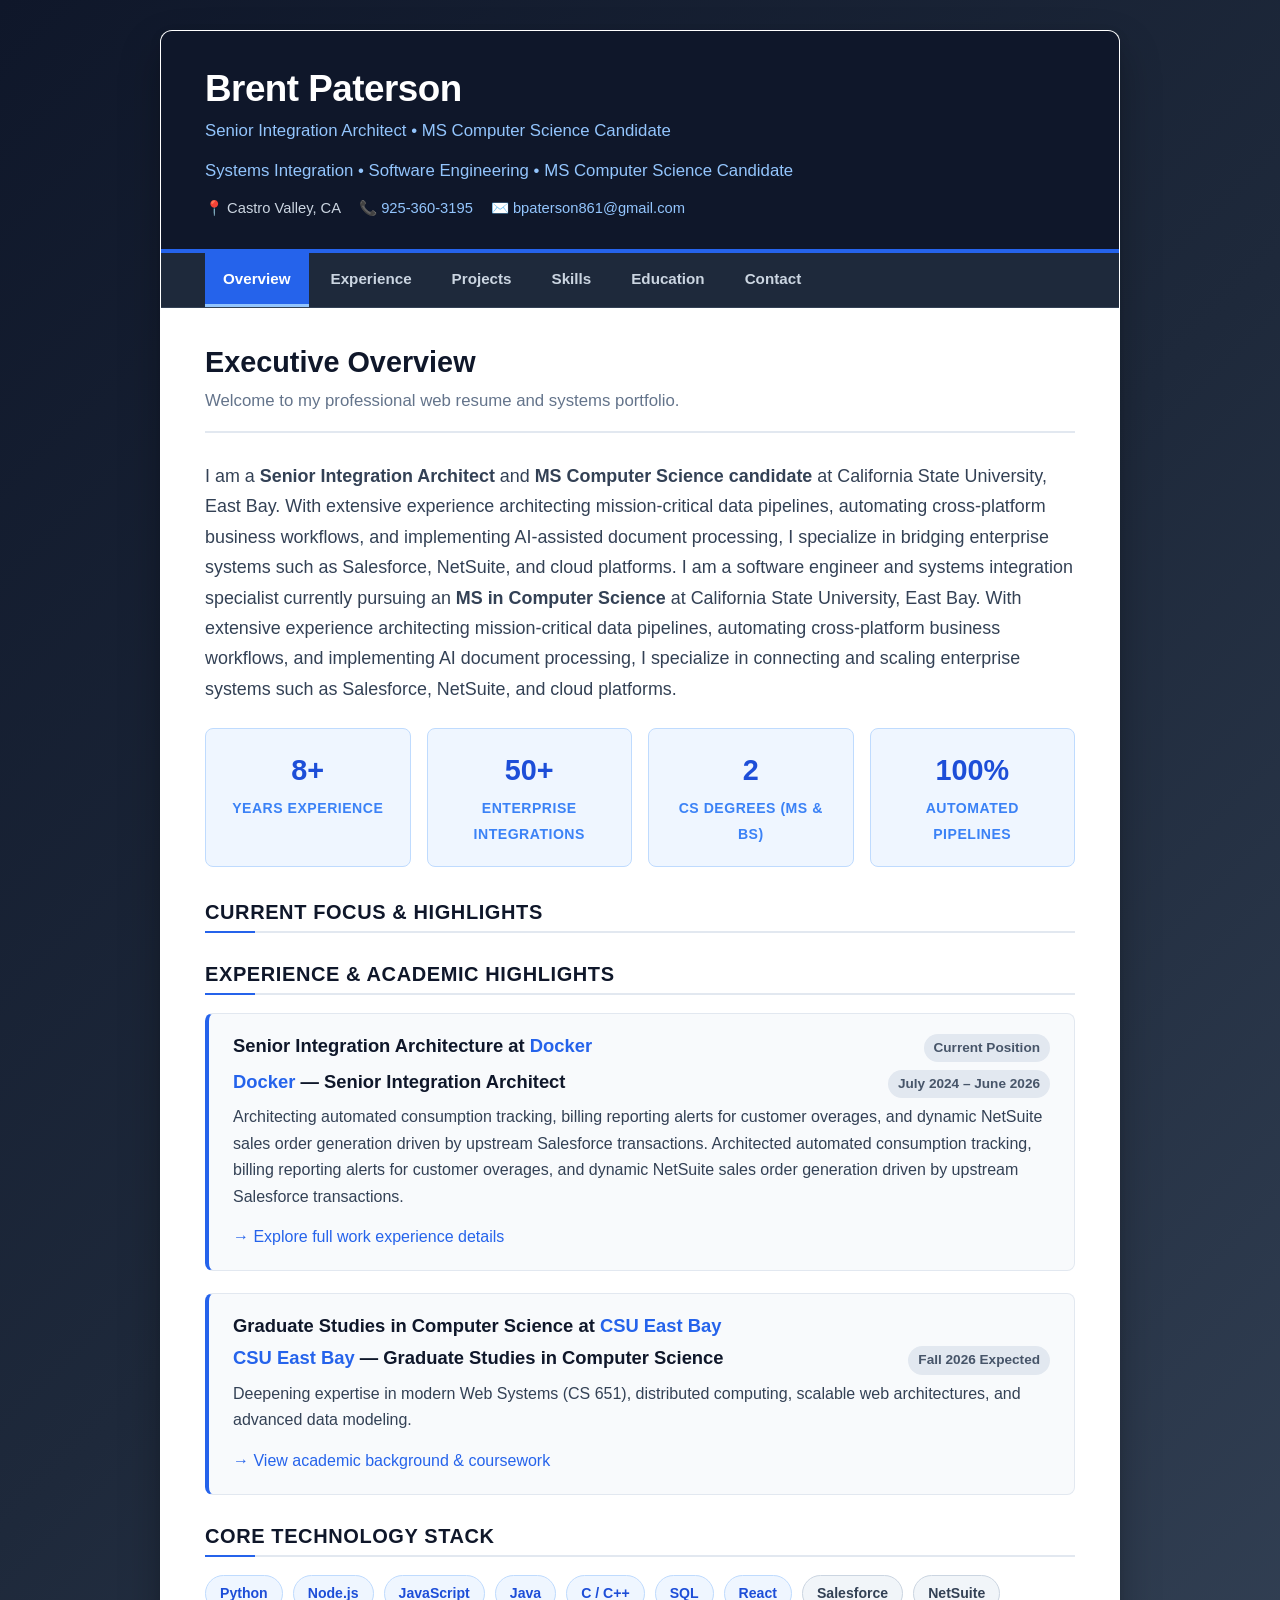
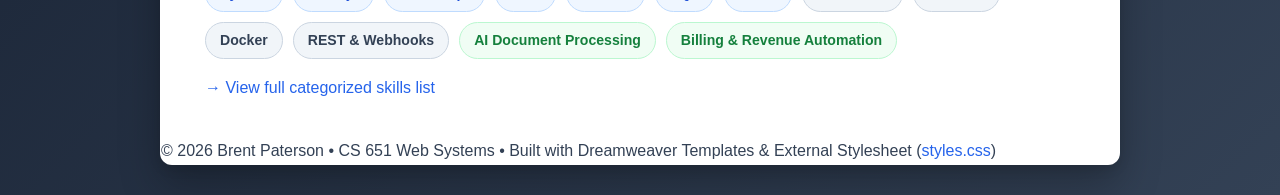
<file: index.html>
<!DOCTYPE html>
<html lang="en">
<!-- InstanceBegin template="/Templates/resume-template.dwt" codeOutsideHTMLIsLocked="false" -->
<head>
  <meta charset="UTF-8" />
  <meta name="viewport" content="width=device-width, initial-scale=1.0" />
  <!-- InstanceBeginEditable name="doctitle" -->
  <title>Brent Paterson - Overview &amp; Executive Summary</title>
  <!-- InstanceEndEditable -->
  <link rel="stylesheet" href="styles.css" />
  <!-- InstanceBeginEditable name="head" -->
  <!-- InstanceEndEditable -->
</head>
<body>

  <!-- Main Site Container (Named Style: .resume-wrapper) -->
  <div class="resume-wrapper">

    <!-- Global Header (No Photo Layout) -->
    <header class="site-header">
      <div class="header-main">
        <h1 class="header-name"><a href="index.html">Brent Paterson</a></h1>
        <p class="header-tagline">Senior Integration Architect &bull; MS Computer Science Candidate</p>
        <p class="header-tagline">Systems Integration &bull; Software Engineering &bull; MS Computer Science Candidate</p>
        <div class="header-contact-bar">
          <span>📍 Castro Valley, CA</span>
          <span>📞 <a href="tel:9253603195">925-360-3195</a></span>
          <span>✉️ <a href="mailto:bpaterson861@gmail.com">bpaterson861@gmail.com</a></span>
        </div>
      </div>
    </header>

    <!-- Global Navigation Bar (Named Style: .site-nav) -->
    <nav class="site-nav" aria-label="Main Navigation">
      <!-- InstanceBeginEditable name="Navigation" -->
      <ul class="nav-list">
        <li class="nav-item"><a href="index.html" class="nav-link active">Overview</a></li>
        <li class="nav-item"><a href="experience.html" class="nav-link">Experience</a></li>
        <li class="nav-item"><a href="projects.html" class="nav-link">Projects</a></li>
        <li class="nav-item"><a href="skills.html" class="nav-link">Skills</a></li>
        <li class="nav-item"><a href="education.html" class="nav-link">Education</a></li>
        <li class="nav-item"><a href="contact.html" class="nav-link">Contact</a></li>
      </ul>
      <!-- InstanceEndEditable -->
    </nav>

    <!-- Main Content Region -->
    <main class="site-content">
      <!-- InstanceBeginEditable name="MainContent" -->
      <div class="page-title-box">
        <h2 class="page-title">Executive Overview</h2>
        <p class="page-description">Welcome to my professional web resume and systems portfolio.</p>
      </div>

      <p class="lead-text">
        I am a <strong>Senior Integration Architect</strong> and <strong>MS Computer Science candidate</strong> at California State University, East Bay. With extensive experience architecting mission-critical data pipelines, automating cross-platform business workflows, and implementing AI-assisted document processing, I specialize in bridging enterprise systems such as Salesforce, NetSuite, and cloud platforms.
        I am a software engineer and systems integration specialist currently pursuing an <strong>MS in Computer Science</strong> at California State University, East Bay. With extensive experience architecting mission-critical data pipelines, automating cross-platform business workflows, and implementing AI document processing, I specialize in connecting and scaling enterprise systems such as Salesforce, NetSuite, and cloud platforms.
      </p>

      <!-- Key Metrics & Highlights (Named Style: .stats-grid, .stat-box) -->
      <div class="stats-grid">
        <div class="stat-box">
          <span class="stat-number">8+</span>
          <span class="stat-label">Years Experience</span>
        </div>
        <div class="stat-box">
          <span class="stat-number">50+</span>
          <span class="stat-label">Enterprise Integrations</span>
        </div>
        <div class="stat-box">
          <span class="stat-number">2</span>
          <span class="stat-label">CS Degrees (MS &amp; BS)</span>
        </div>
        <div class="stat-box">
          <span class="stat-number">100%</span>
          <span class="stat-label">Automated Pipelines</span>
        </div>
      </div>

      <h3 class="section-title">Current Focus &amp; Highlights</h3>
      <h3 class="section-title">Experience &amp; Academic Highlights</h3>
      <div class="card-stack">
        <div class="content-card">
          <div class="card-top">
            <h4 class="card-title">Senior Integration Architecture at <span class="company-highlight">Docker</span></h4>
            <span class="date-pill">Current Position</span>
            <h4 class="card-title"><span class="company-highlight">Docker</span> &mdash; Senior Integration Architect</h4>
            <span class="date-pill">July 2024 &ndash; June 2026</span>
          </div>
          <p>
            Architecting automated consumption tracking, billing reporting alerts for customer overages, and dynamic NetSuite sales order generation driven by upstream Salesforce transactions.
            Architected automated consumption tracking, billing reporting alerts for customer overages, and dynamic NetSuite sales order generation driven by upstream Salesforce transactions.
          </p>
          <p><a href="experience.html">&rarr; Explore full work experience details</a></p>
        </div>

        <div class="content-card">
          <div class="card-top">
            <h4 class="card-title">Graduate Studies in Computer Science at <span class="company-highlight">CSU East Bay</span></h4>
            <h4 class="card-title"><span class="company-highlight">CSU East Bay</span> &mdash; Graduate Studies in Computer Science</h4>
            <span class="date-pill">Fall 2026 Expected</span>
          </div>
          <p>
            Deepening expertise in modern Web Systems (CS 651), distributed computing, scalable web architectures, and advanced data modeling.
          </p>
          <p><a href="education.html">&rarr; View academic background &amp; coursework</a></p>
        </div>
      </div>

      <h3 class="section-title">Core Technology Stack</h3>
      <div class="badge-cloud">
        <span class="badge badge-blue">Python</span>
        <span class="badge badge-blue">Node.js</span>
        <span class="badge badge-blue">JavaScript</span>
        <span class="badge badge-blue">Java</span>
        <span class="badge badge-blue">C / C++</span>
        <span class="badge badge-blue">SQL</span>
        <span class="badge badge-blue">React</span>
        <span class="badge badge-slate">Salesforce</span>
        <span class="badge badge-slate">NetSuite</span>
        <span class="badge badge-slate">Docker</span>
        <span class="badge badge-slate">REST &amp; Webhooks</span>
        <span class="badge badge-teal">AI Document Processing</span>
        <span class="badge badge-teal">Billing &amp; Revenue Automation</span>
      </div>
      <p><a href="skills.html">&rarr; View full categorized skills list</a></p>
      <!-- InstanceEndEditable -->
    </main>

    <!-- Global Footer (Named Style: .site-footer) -->
    <footer class="site-footer">
      <p>&copy; 2026 Brent Paterson &bull; CS 651 Web Systems &bull; Built with Dreamweaver Templates &amp; External Stylesheet (<a href="styles.css">styles.css</a>)</p>
    </footer>

  </div>

</body>
<!-- InstanceEnd -->
</html>
</file>
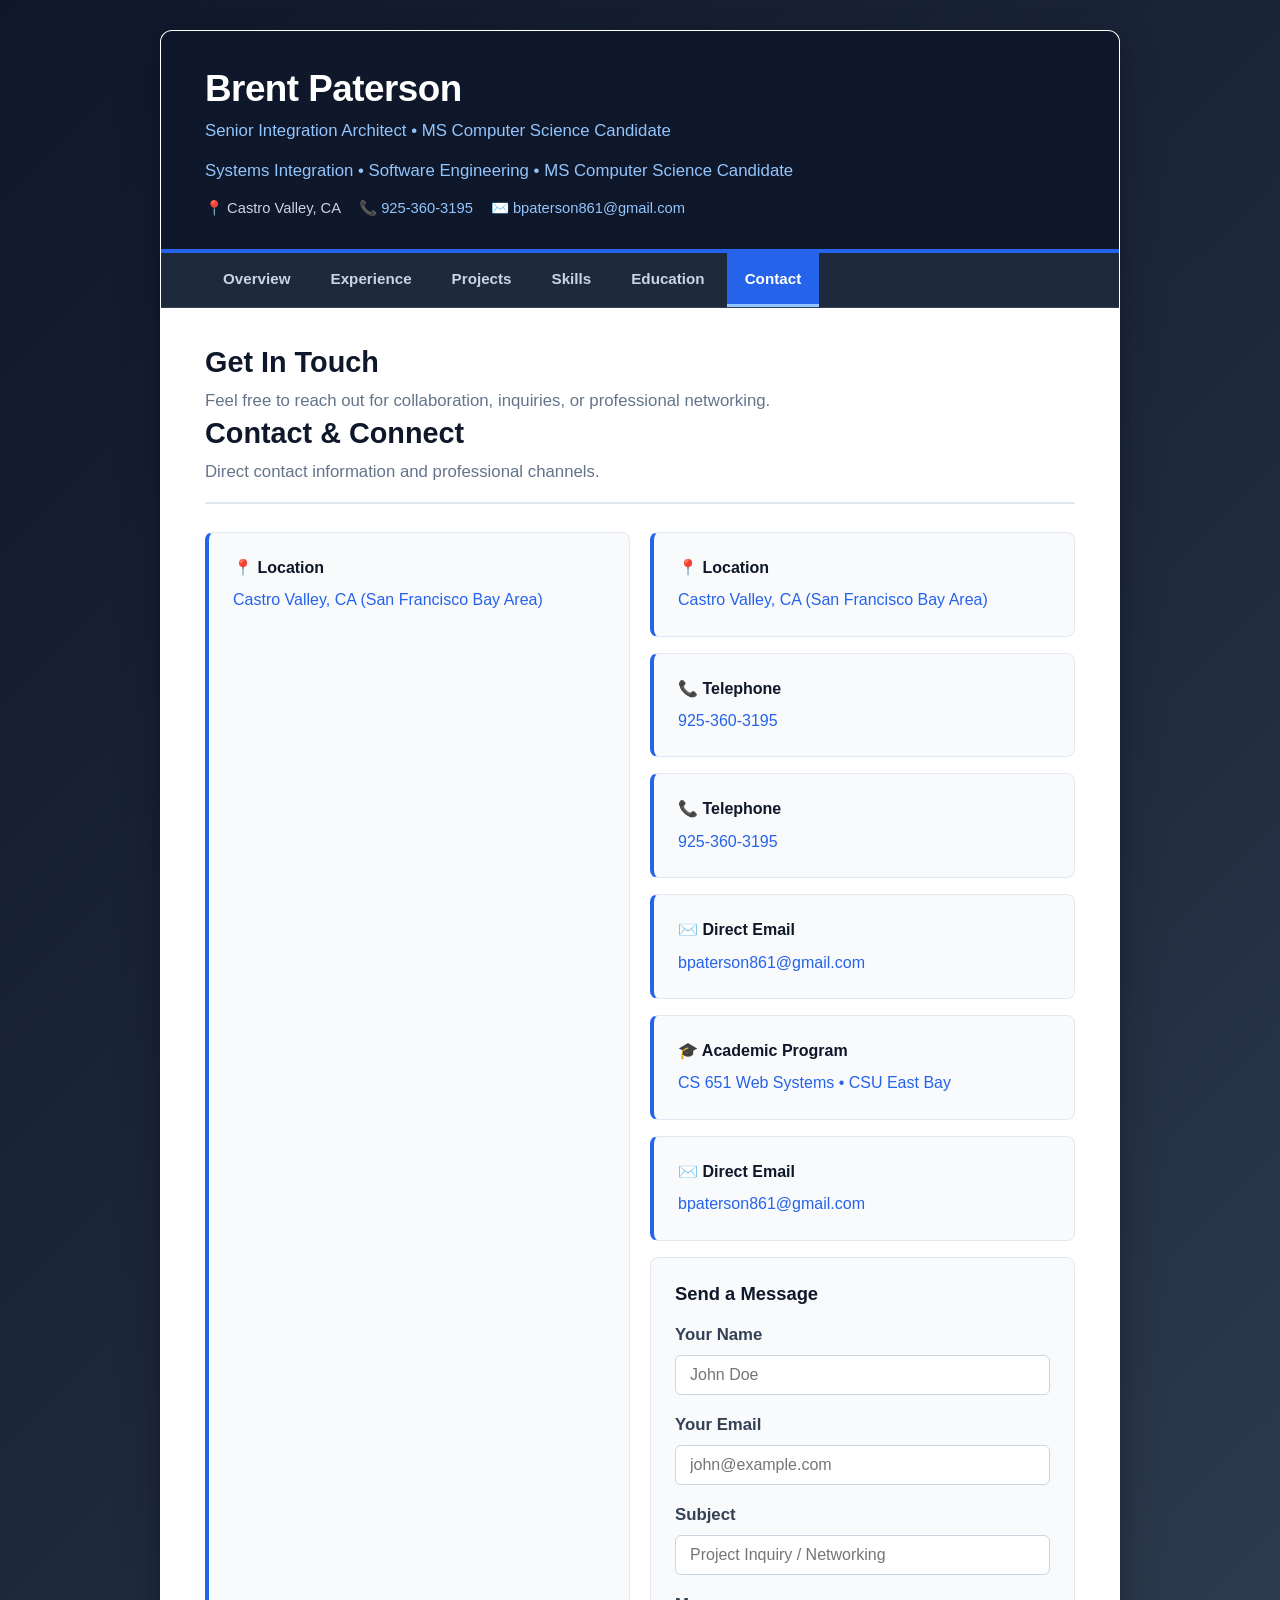
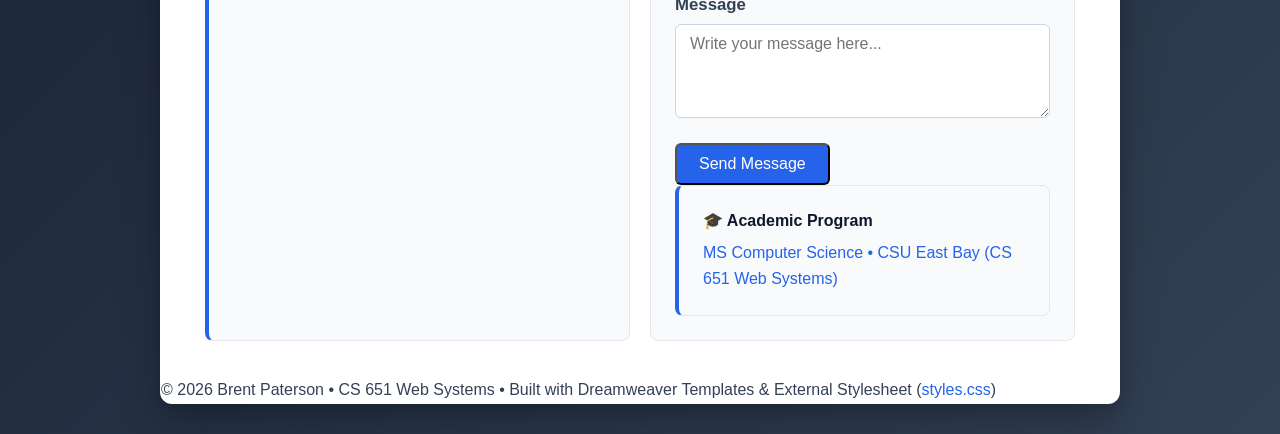
<file: contact.html>
<!DOCTYPE html>
<html lang="en">
<!-- InstanceBegin template="/Templates/resume-template.dwt" codeOutsideHTMLIsLocked="false" -->
<head>
  <meta charset="UTF-8" />
  <meta name="viewport" content="width=device-width, initial-scale=1.0" />
  <!-- InstanceBeginEditable name="doctitle" -->
  <title>Brent Paterson - Contact &amp; Connect</title>
  <!-- InstanceEndEditable -->
  <link rel="stylesheet" href="styles.css" />
  <!-- InstanceBeginEditable name="head" -->
  <!-- InstanceEndEditable -->
</head>
<body>

  <!-- Main Site Container (Named Style: .resume-wrapper) -->
  <div class="resume-wrapper">

    <!-- Global Header (No Photo Layout) -->
    <header class="site-header">
      <div class="header-main">
        <h1 class="header-name"><a href="index.html">Brent Paterson</a></h1>
        <p class="header-tagline">Senior Integration Architect &bull; MS Computer Science Candidate</p>
        <p class="header-tagline">Systems Integration &bull; Software Engineering &bull; MS Computer Science Candidate</p>
        <div class="header-contact-bar">
          <span>📍 Castro Valley, CA</span>
          <span>📞 <a href="tel:9253603195">925-360-3195</a></span>
          <span>✉️ <a href="mailto:bpaterson861@gmail.com">bpaterson861@gmail.com</a></span>
        </div>
      </div>
    </header>

    <!-- Global Navigation Bar (Named Style: .site-nav) -->
    <nav class="site-nav" aria-label="Main Navigation">
      <!-- InstanceBeginEditable name="Navigation" -->
      <ul class="nav-list">
        <li class="nav-item"><a href="index.html" class="nav-link">Overview</a></li>
        <li class="nav-item"><a href="experience.html" class="nav-link">Experience</a></li>
        <li class="nav-item"><a href="projects.html" class="nav-link">Projects</a></li>
        <li class="nav-item"><a href="skills.html" class="nav-link">Skills</a></li>
        <li class="nav-item"><a href="education.html" class="nav-link">Education</a></li>
        <li class="nav-item"><a href="contact.html" class="nav-link active">Contact</a></li>
      </ul>
      <!-- InstanceEndEditable -->
    </nav>

    <!-- Main Content Region -->
    <main class="site-content">
      <!-- InstanceBeginEditable name="MainContent" -->
      <div class="page-title-box">
        <h2 class="page-title">Get In Touch</h2>
        <p class="page-description">Feel free to reach out for collaboration, inquiries, or professional networking.</p>
        <h2 class="page-title">Contact &amp; Connect</h2>
        <p class="page-description">Direct contact information and professional channels.</p>
      </div>

      <div class="contact-layout">
      <div class="contact-grid">
        <div class="info-box">
          <div class="info-box-title">📍 Location</div>
          <div class="info-box-value">Castro Valley, CA (San Francisco Bay Area)</div>
        </div>

        <!-- Left Column: Contact Details Cards -->
        <div class="contact-info-list">
          <div class="info-box">
            <div class="info-box-title">📍 Location</div>
            <div class="info-box-value">Castro Valley, CA (San Francisco Bay Area)</div>
          </div>
        <div class="info-box">
          <div class="info-box-title">📞 Telephone</div>
          <div class="info-box-value"><a href="tel:9253603195">925-360-3195</a></div>
        </div>

          <div class="info-box">
            <div class="info-box-title">📞 Telephone</div>
            <div class="info-box-value"><a href="tel:9253603195">925-360-3195</a></div>
          </div>

          <div class="info-box">
            <div class="info-box-title">✉️ Direct Email</div>
            <div class="info-box-value"><a href="mailto:bpaterson861@gmail.com">bpaterson861@gmail.com</a></div>
          </div>

          <div class="info-box">
            <div class="info-box-title">🎓 Academic Program</div>
            <div class="info-box-value">CS 651 Web Systems &bull; CSU East Bay</div>
          </div>
        <div class="info-box">
          <div class="info-box-title">✉️ Direct Email</div>
          <div class="info-box-value"><a href="mailto:bpaterson861@gmail.com">bpaterson861@gmail.com</a></div>
        </div>

        <!-- Right Column: Interactive Contact Form -->
        <div class="contact-form">
          <h3 style="margin-bottom: 16px; font-size: 1.15rem; color: #0f172a;">Send a Message</h3>
          <form action="#" method="post" onsubmit="event.preventDefault(); alert('Thank you for reaching out! In a live environment, this form connects to a backend handler.');">
            <div class="form-group">
              <label for="sender-name" class="form-label">Your Name</label>
              <input type="text" id="sender-name" name="name" class="form-control" placeholder="John Doe" required />
            </div>

            <div class="form-group">
              <label for="sender-email" class="form-label">Your Email</label>
              <input type="email" id="sender-email" name="email" class="form-control" placeholder="john@example.com" required />
            </div>

            <div class="form-group">
              <label for="sender-subject" class="form-label">Subject</label>
              <input type="text" id="sender-subject" name="subject" class="form-control" placeholder="Project Inquiry / Networking" required />
            </div>

            <div class="form-group">
              <label for="sender-message" class="form-label">Message</label>
              <textarea id="sender-message" name="message" rows="4" class="form-control" placeholder="Write your message here..." required></textarea>
            </div>

            <button type="submit" class="btn-primary">Send Message</button>
          </form>
        <div class="info-box">
          <div class="info-box-title">🎓 Academic Program</div>
          <div class="info-box-value">MS Computer Science &bull; CSU East Bay (CS 651 Web Systems)</div>
        </div>

      </div>
      <!-- InstanceEndEditable -->
    </main>

    <!-- Global Footer (Named Style: .site-footer) -->
    <footer class="site-footer">
      <p>&copy; 2026 Brent Paterson &bull; CS 651 Web Systems &bull; Built with Dreamweaver Templates &amp; External Stylesheet (<a href="styles.css">styles.css</a>)</p>
    </footer>

  </div>

</body>
<!-- InstanceEnd -->
</html>
</file>
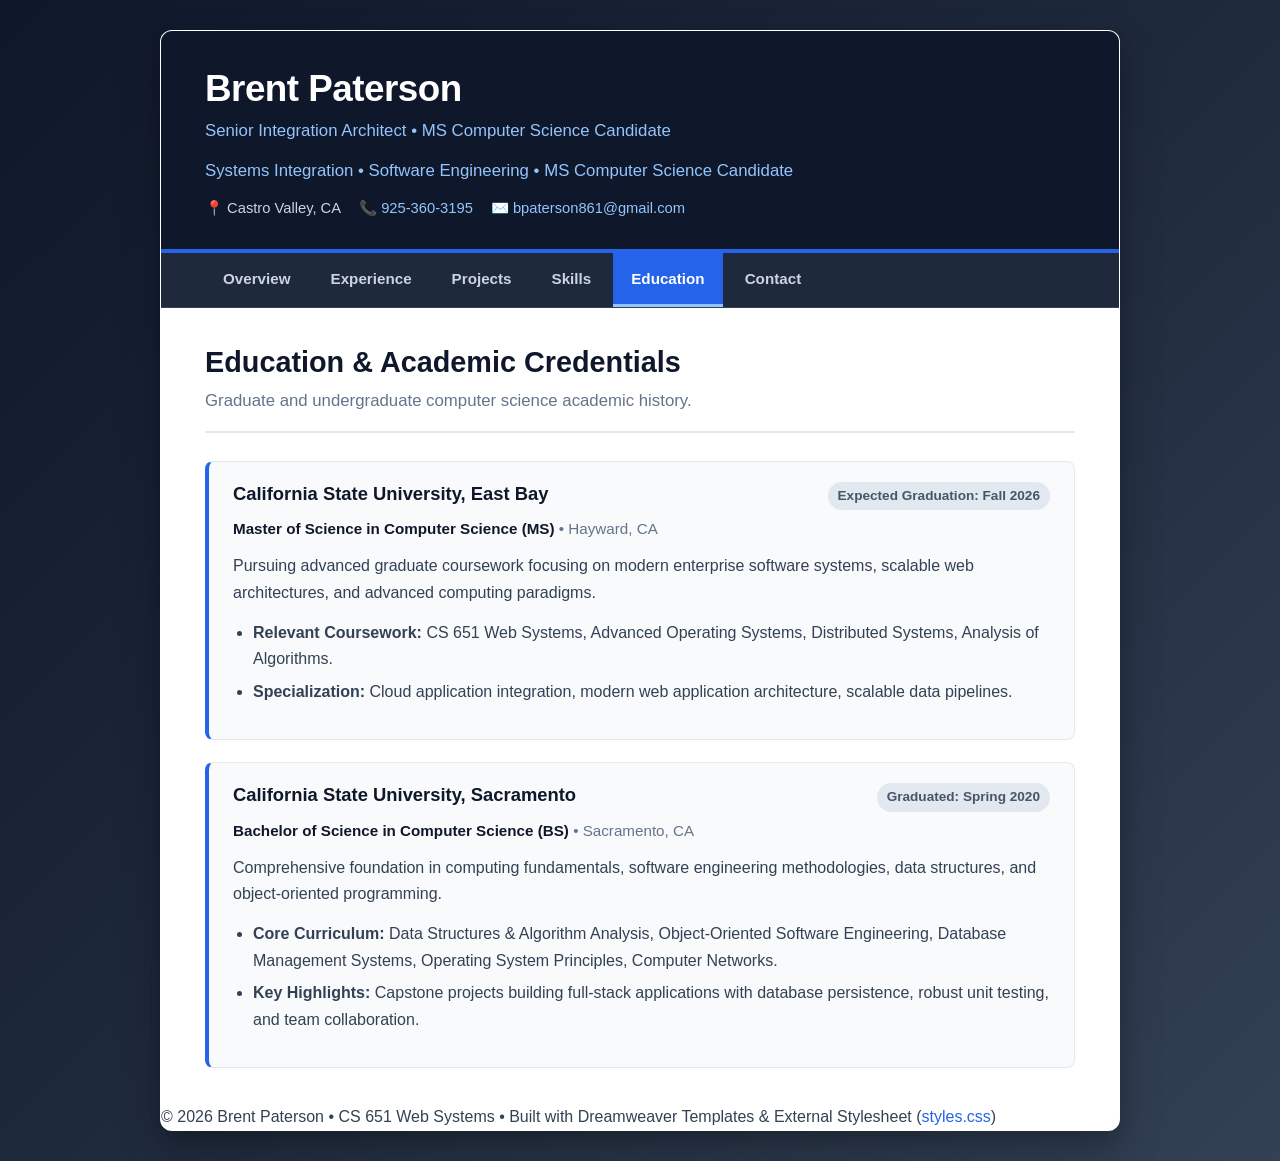
<file: education.html>
<!DOCTYPE html>
<html lang="en">
<!-- InstanceBegin template="/Templates/resume-template.dwt" codeOutsideHTMLIsLocked="false" -->
<head>
  <meta charset="UTF-8" />
  <meta name="viewport" content="width=device-width, initial-scale=1.0" />
  <!-- InstanceBeginEditable name="doctitle" -->
  <title>Brent Paterson - Education &amp; Academic Background</title>
  <!-- InstanceEndEditable -->
  <link rel="stylesheet" href="styles.css" />
  <!-- InstanceBeginEditable name="head" -->
  <!-- InstanceEndEditable -->
</head>
<body>

  <!-- Main Site Container (Named Style: .resume-wrapper) -->
  <div class="resume-wrapper">

    <!-- Global Header (No Photo Layout) -->
    <header class="site-header">
      <div class="header-main">
        <h1 class="header-name"><a href="index.html">Brent Paterson</a></h1>
        <p class="header-tagline">Senior Integration Architect &bull; MS Computer Science Candidate</p>
        <p class="header-tagline">Systems Integration &bull; Software Engineering &bull; MS Computer Science Candidate</p>
        <div class="header-contact-bar">
          <span>📍 Castro Valley, CA</span>
          <span>📞 <a href="tel:9253603195">925-360-3195</a></span>
          <span>✉️ <a href="mailto:bpaterson861@gmail.com">bpaterson861@gmail.com</a></span>
        </div>
      </div>
    </header>

    <!-- Global Navigation Bar (Named Style: .site-nav) -->
    <nav class="site-nav" aria-label="Main Navigation">
      <!-- InstanceBeginEditable name="Navigation" -->
      <ul class="nav-list">
        <li class="nav-item"><a href="index.html" class="nav-link">Overview</a></li>
        <li class="nav-item"><a href="experience.html" class="nav-link">Experience</a></li>
        <li class="nav-item"><a href="projects.html" class="nav-link">Projects</a></li>
        <li class="nav-item"><a href="skills.html" class="nav-link">Skills</a></li>
        <li class="nav-item"><a href="education.html" class="nav-link active">Education</a></li>
        <li class="nav-item"><a href="contact.html" class="nav-link">Contact</a></li>
      </ul>
      <!-- InstanceEndEditable -->
    </nav>

    <!-- Main Content Region -->
    <main class="site-content">
      <!-- InstanceBeginEditable name="MainContent" -->
      <div class="page-title-box">
        <h2 class="page-title">Education &amp; Academic Credentials</h2>
        <p class="page-description">Graduate and undergraduate computer science academic history.</p>
      </div>

      <div class="card-stack">

        <!-- Degree 1: CSUEB -->
        <article class="content-card">
          <div class="card-top">
            <h3 class="card-title">California State University, East Bay</h3>
            <span class="date-pill">Expected Graduation: Fall 2026</span>
          </div>
          <div class="card-subtitle"><strong style="color: #0f172a;">Master of Science in Computer Science (MS)</strong> &bull; Hayward, CA</div>
          <p>
            Pursuing advanced graduate coursework focusing on modern enterprise software systems, scalable web architectures, and advanced computing paradigms.
          </p>
          <ul class="bullet-list">
            <li><strong>Relevant Coursework:</strong> CS 651 Web Systems, Advanced Operating Systems, Distributed Systems, Analysis of Algorithms.</li>
            <li><strong>Specialization:</strong> Cloud application integration, modern web application architecture, scalable data pipelines.</li>
          </ul>
        </article>

        <!-- Degree 2: CSUS -->
        <article class="content-card">
          <div class="card-top">
            <h3 class="card-title">California State University, Sacramento</h3>
            <span class="date-pill">Graduated: Spring 2020</span>
          </div>
          <div class="card-subtitle"><strong style="color: #0f172a;">Bachelor of Science in Computer Science (BS)</strong> &bull; Sacramento, CA</div>
          <p>
            Comprehensive foundation in computing fundamentals, software engineering methodologies, data structures, and object-oriented programming.
          </p>
          <ul class="bullet-list">
            <li><strong>Core Curriculum:</strong> Data Structures &amp; Algorithm Analysis, Object-Oriented Software Engineering, Database Management Systems, Operating System Principles, Computer Networks.</li>
            <li><strong>Key Highlights:</strong> Capstone projects building full-stack applications with database persistence, robust unit testing, and team collaboration.</li>
          </ul>
        </article>

      </div>
      <!-- InstanceEndEditable -->
    </main>

    <!-- Global Footer (Named Style: .site-footer) -->
    <footer class="site-footer">
      <p>&copy; 2026 Brent Paterson &bull; CS 651 Web Systems &bull; Built with Dreamweaver Templates &amp; External Stylesheet (<a href="styles.css">styles.css</a>)</p>
    </footer>

  </div>

</body>
<!-- InstanceEnd -->
</html>
</file>
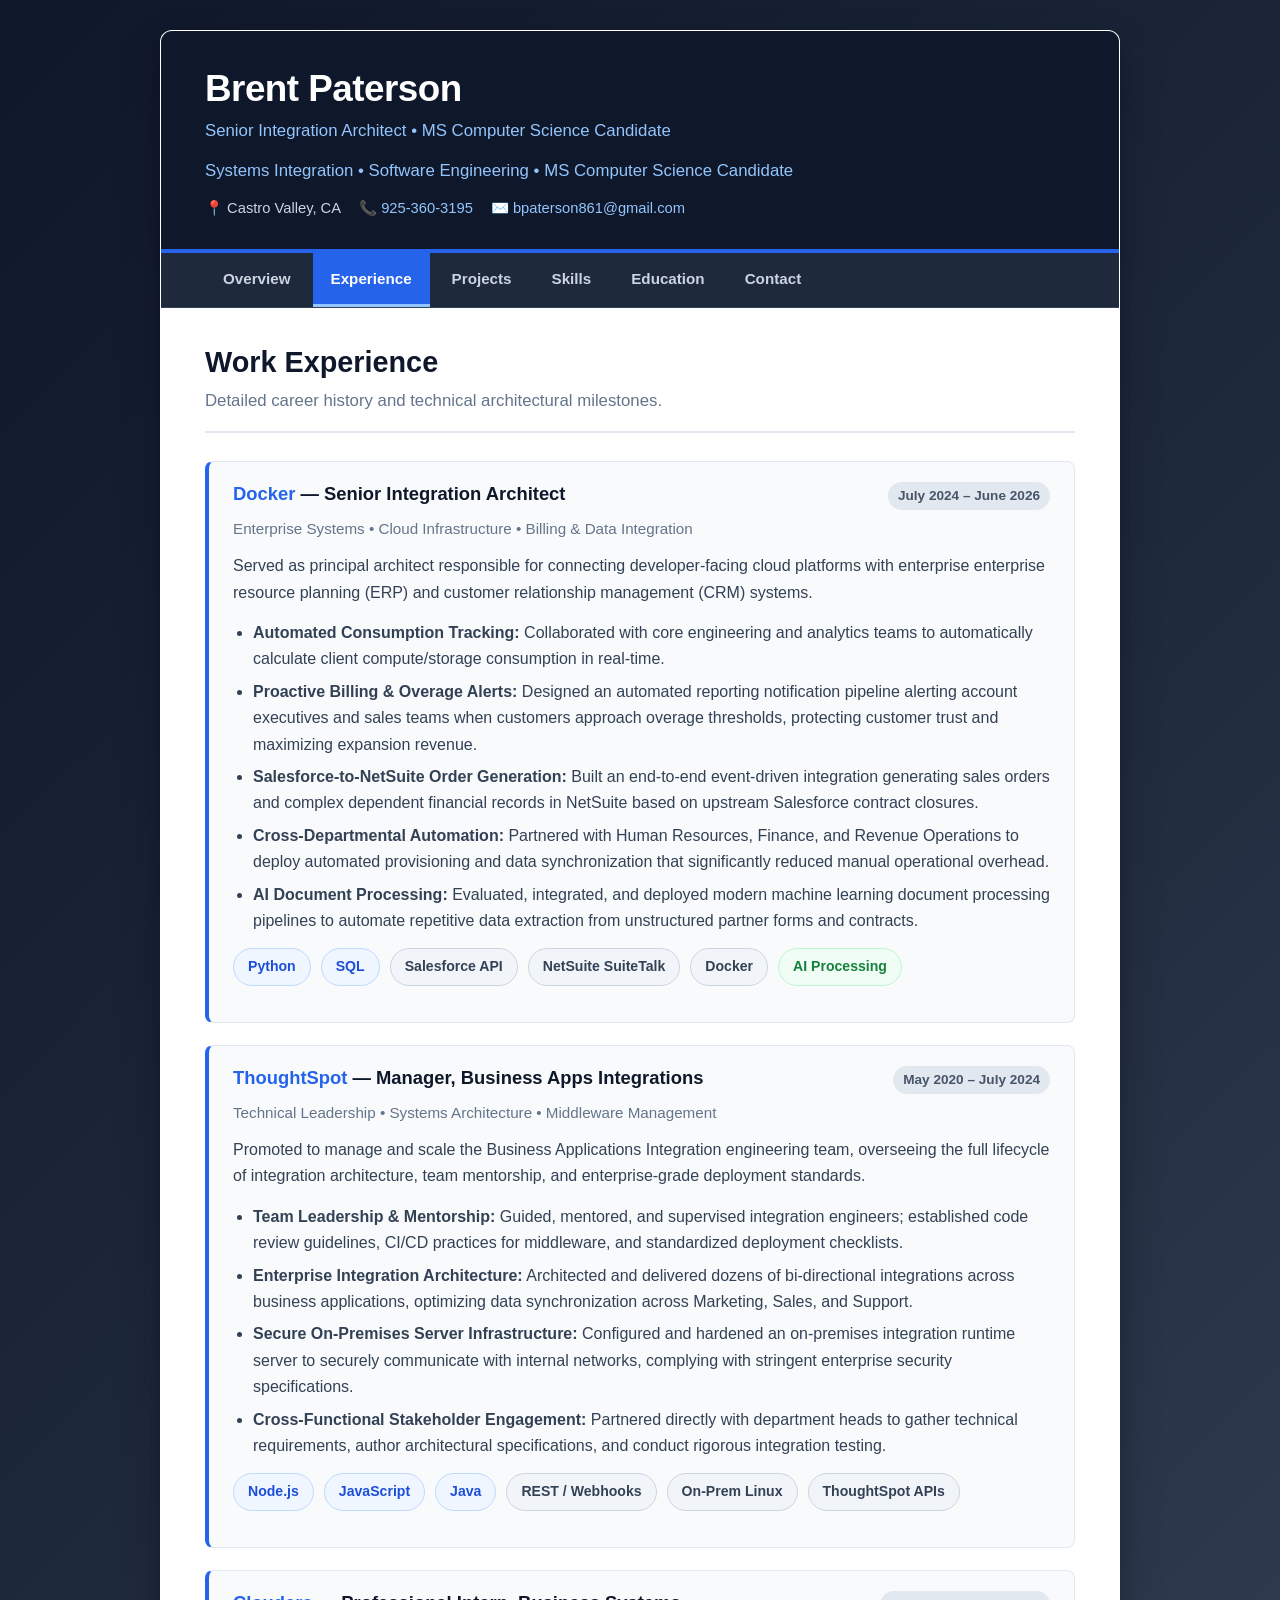
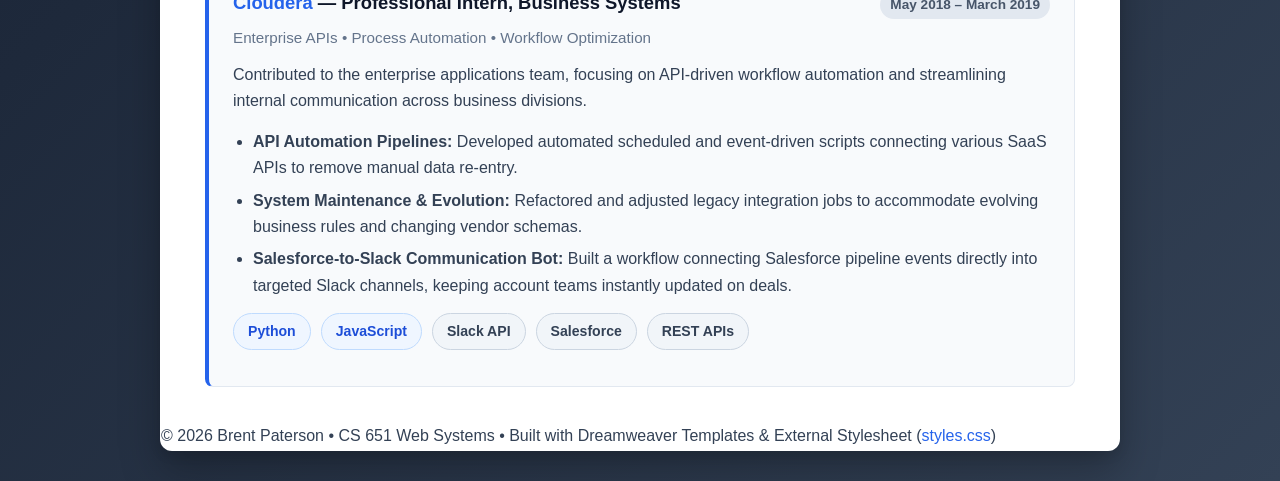
<file: experience.html>
<!DOCTYPE html>
<html lang="en">
<!-- InstanceBegin template="/Templates/resume-template.dwt" codeOutsideHTMLIsLocked="false" -->
<head>
  <meta charset="UTF-8" />
  <meta name="viewport" content="width=device-width, initial-scale=1.0" />
  <!-- InstanceBeginEditable name="doctitle" -->
  <title>Brent Paterson - Professional Experience</title>
  <!-- InstanceEndEditable -->
  <link rel="stylesheet" href="styles.css" />
  <!-- InstanceBeginEditable name="head" -->
  <!-- InstanceEndEditable -->
</head>
<body>

  <!-- Main Site Container (Named Style: .resume-wrapper) -->
  <div class="resume-wrapper">

    <!-- Global Header (No Photo Layout) -->
    <header class="site-header">
      <div class="header-main">
        <h1 class="header-name"><a href="index.html">Brent Paterson</a></h1>
        <p class="header-tagline">Senior Integration Architect &bull; MS Computer Science Candidate</p>
        <p class="header-tagline">Systems Integration &bull; Software Engineering &bull; MS Computer Science Candidate</p>
        <div class="header-contact-bar">
          <span>📍 Castro Valley, CA</span>
          <span>📞 <a href="tel:9253603195">925-360-3195</a></span>
          <span>✉️ <a href="mailto:bpaterson861@gmail.com">bpaterson861@gmail.com</a></span>
        </div>
      </div>
    </header>

    <!-- Global Navigation Bar (Named Style: .site-nav) -->
    <nav class="site-nav" aria-label="Main Navigation">
      <!-- InstanceBeginEditable name="Navigation" -->
      <ul class="nav-list">
        <li class="nav-item"><a href="index.html" class="nav-link">Overview</a></li>
        <li class="nav-item"><a href="experience.html" class="nav-link active">Experience</a></li>
        <li class="nav-item"><a href="projects.html" class="nav-link">Projects</a></li>
        <li class="nav-item"><a href="skills.html" class="nav-link">Skills</a></li>
        <li class="nav-item"><a href="education.html" class="nav-link">Education</a></li>
        <li class="nav-item"><a href="contact.html" class="nav-link">Contact</a></li>
      </ul>
      <!-- InstanceEndEditable -->
    </nav>

    <!-- Main Content Region -->
    <main class="site-content">
      <!-- InstanceBeginEditable name="MainContent" -->
      <div class="page-title-box">
        <h2 class="page-title">Work Experience</h2>
        <p class="page-description">Detailed career history and technical architectural milestones.</p>
      </div>

      <div class="card-stack">

        <!-- Role 1: Docker -->
        <article class="content-card">
          <div class="card-top">
            <h3 class="card-title"><span class="company-highlight">Docker</span> &mdash; Senior Integration Architect</h3>
            <span class="date-pill">July 2024 &ndash; June 2026</span>
          </div>
          <div class="card-subtitle">Enterprise Systems &bull; Cloud Infrastructure &bull; Billing &amp; Data Integration</div>
          
          <p>
            Served as principal architect responsible for connecting developer-facing cloud platforms with enterprise enterprise resource planning (ERP) and customer relationship management (CRM) systems.
          </p>

          <ul class="bullet-list">
            <li><strong>Automated Consumption Tracking:</strong> Collaborated with core engineering and analytics teams to automatically calculate client compute/storage consumption in real-time.</li>
            <li><strong>Proactive Billing &amp; Overage Alerts:</strong> Designed an automated reporting notification pipeline alerting account executives and sales teams when customers approach overage thresholds, protecting customer trust and maximizing expansion revenue.</li>
            <li><strong>Salesforce-to-NetSuite Order Generation:</strong> Built an end-to-end event-driven integration generating sales orders and complex dependent financial records in NetSuite based on upstream Salesforce contract closures.</li>
            <li><strong>Cross-Departmental Automation:</strong> Partnered with Human Resources, Finance, and Revenue Operations to deploy automated provisioning and data synchronization that significantly reduced manual operational overhead.</li>
            <li><strong>AI Document Processing:</strong> Evaluated, integrated, and deployed modern machine learning document processing pipelines to automate repetitive data extraction from unstructured partner forms and contracts.</li>
          </ul>

          <div class="badge-cloud" style="margin-top: 14px;">
            <span class="badge badge-blue">Python</span>
            <span class="badge badge-blue">SQL</span>
            <span class="badge badge-slate">Salesforce API</span>
            <span class="badge badge-slate">NetSuite SuiteTalk</span>
            <span class="badge badge-slate">Docker</span>
            <span class="badge badge-teal">AI Processing</span>
          </div>
        </article>

        <!-- Role 2: ThoughtSpot -->
        <article class="content-card">
          <div class="card-top">
            <h3 class="card-title"><span class="company-highlight">ThoughtSpot</span> &mdash; Manager, Business Apps Integrations</h3>
            <span class="date-pill">May 2020 &ndash; July 2024</span>
          </div>
          <div class="card-subtitle">Technical Leadership &bull; Systems Architecture &bull; Middleware Management</div>

          <p>
            Promoted to manage and scale the Business Applications Integration engineering team, overseeing the full lifecycle of integration architecture, team mentorship, and enterprise-grade deployment standards.
          </p>

          <ul class="bullet-list">
            <li><strong>Team Leadership &amp; Mentorship:</strong> Guided, mentored, and supervised integration engineers; established code review guidelines, CI/CD practices for middleware, and standardized deployment checklists.</li>
            <li><strong>Enterprise Integration Architecture:</strong> Architected and delivered dozens of bi-directional integrations across business applications, optimizing data synchronization across Marketing, Sales, and Support.</li>
            <li><strong>Secure On-Premises Server Infrastructure:</strong> Configured and hardened an on-premises integration runtime server to securely communicate with internal networks, complying with stringent enterprise security specifications.</li>
            <li><strong>Cross-Functional Stakeholder Engagement:</strong> Partnered directly with department heads to gather technical requirements, author architectural specifications, and conduct rigorous integration testing.</li>
          </ul>

          <div class="badge-cloud" style="margin-top: 14px;">
            <span class="badge badge-blue">Node.js</span>
            <span class="badge badge-blue">JavaScript</span>
            <span class="badge badge-blue">Java</span>
            <span class="badge badge-slate">REST / Webhooks</span>
            <span class="badge badge-slate">On-Prem Linux</span>
            <span class="badge badge-slate">ThoughtSpot APIs</span>
          </div>
        </article>

        <!-- Role 3: Cloudera -->
        <article class="content-card">
          <div class="card-top">
            <h3 class="card-title"><span class="company-highlight">Cloudera</span> &mdash; Professional Intern, Business Systems</h3>
            <span class="date-pill">May 2018 &ndash; March 2019</span>
          </div>
          <div class="card-subtitle">Enterprise APIs &bull; Process Automation &bull; Workflow Optimization</div>

          <p>
            Contributed to the enterprise applications team, focusing on API-driven workflow automation and streamlining internal communication across business divisions.
          </p>

          <ul class="bullet-list">
            <li><strong>API Automation Pipelines:</strong> Developed automated scheduled and event-driven scripts connecting various SaaS APIs to remove manual data re-entry.</li>
            <li><strong>System Maintenance &amp; Evolution:</strong> Refactored and adjusted legacy integration jobs to accommodate evolving business rules and changing vendor schemas.</li>
            <li><strong>Salesforce-to-Slack Communication Bot:</strong> Built a workflow connecting Salesforce pipeline events directly into targeted Slack channels, keeping account teams instantly updated on deals.</li>
          </ul>

          <div class="badge-cloud" style="margin-top: 14px;">
            <span class="badge badge-blue">Python</span>
            <span class="badge badge-blue">JavaScript</span>
            <span class="badge badge-slate">Slack API</span>
            <span class="badge badge-slate">Salesforce</span>
            <span class="badge badge-slate">REST APIs</span>
          </div>
        </article>

      </div>
      <!-- InstanceEndEditable -->
    </main>

    <!-- Global Footer (Named Style: .site-footer) -->
    <footer class="site-footer">
      <p>&copy; 2026 Brent Paterson &bull; CS 651 Web Systems &bull; Built with Dreamweaver Templates &amp; External Stylesheet (<a href="styles.css">styles.css</a>)</p>
    </footer>

  </div>

</body>
<!-- InstanceEnd -->
</html>
</file>
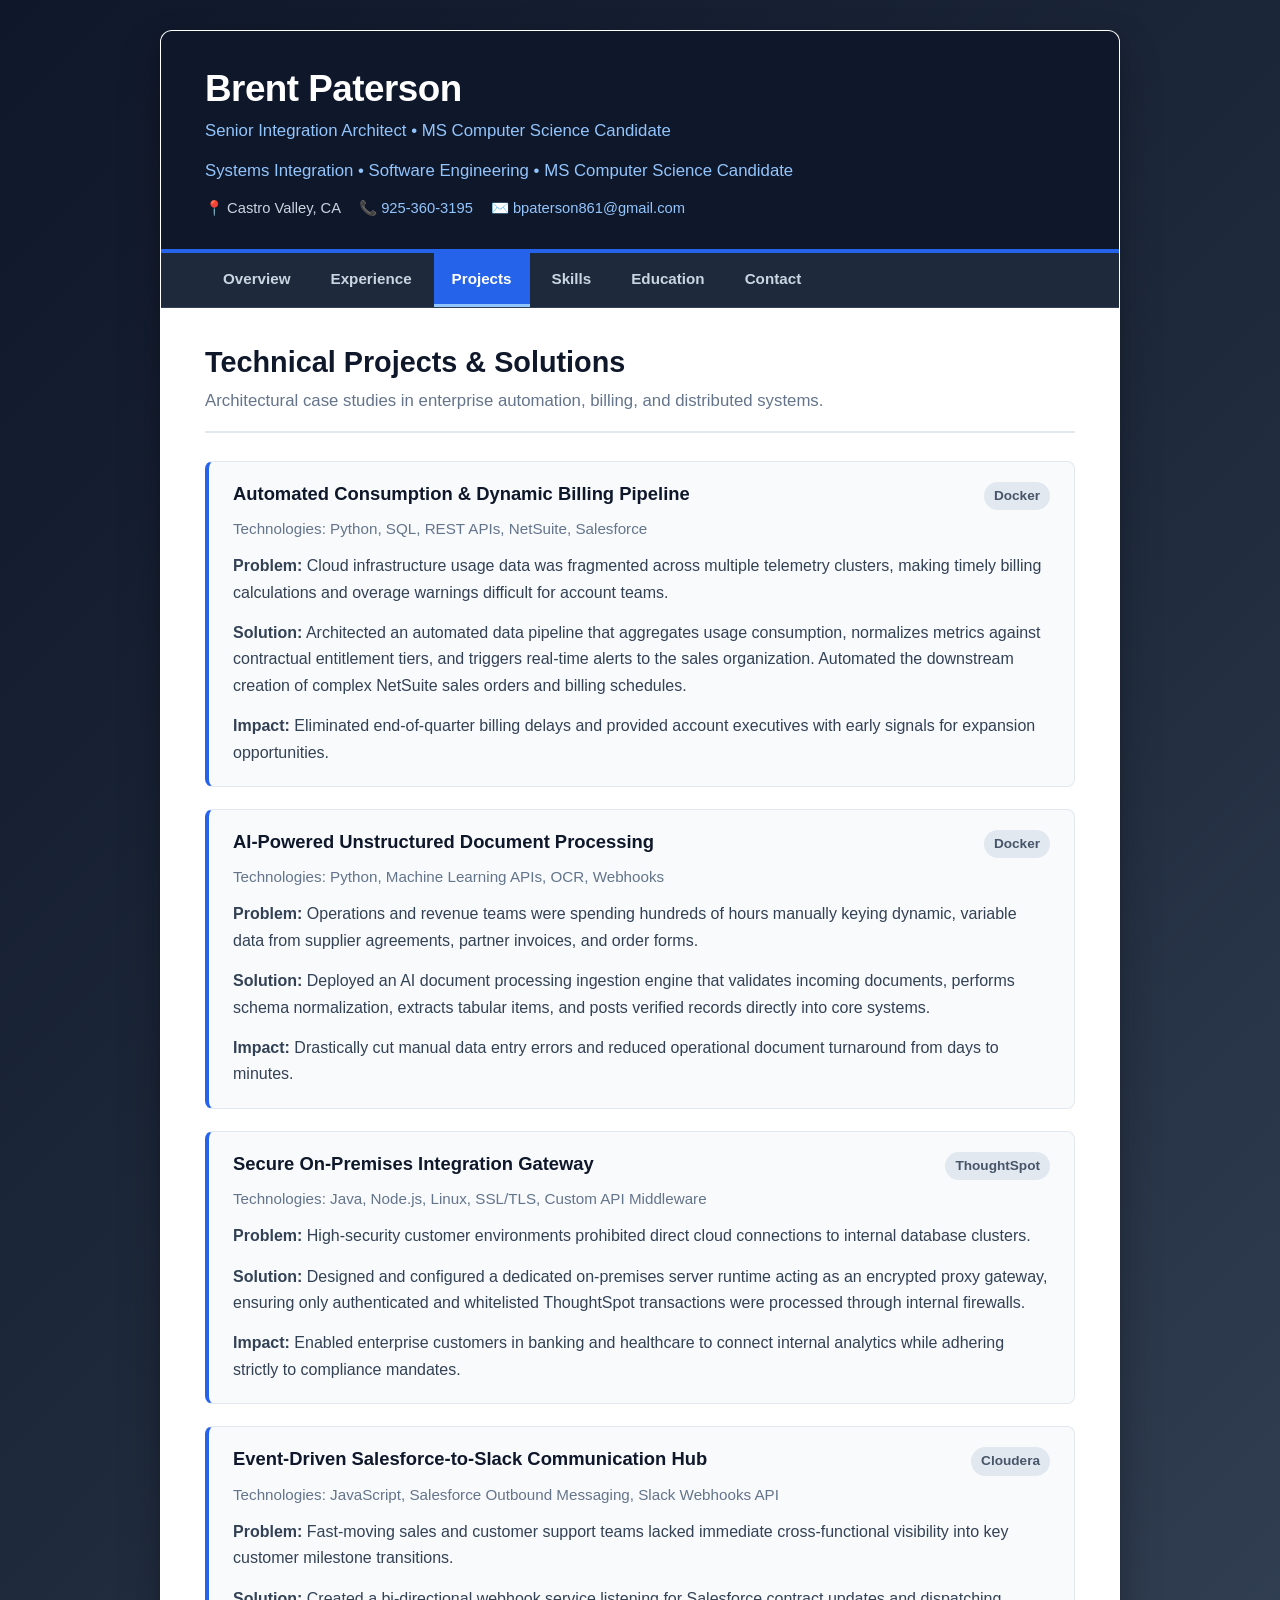
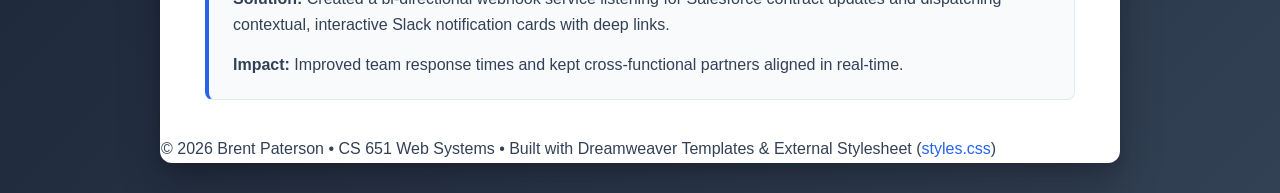
<file: projects.html>
<!DOCTYPE html>
<html lang="en">
<!-- InstanceBegin template="/Templates/resume-template.dwt" codeOutsideHTMLIsLocked="false" -->
<head>
  <meta charset="UTF-8" />
  <meta name="viewport" content="width=device-width, initial-scale=1.0" />
  <!-- InstanceBeginEditable name="doctitle" -->
  <title>Brent Paterson - Key Projects &amp; Architecture</title>
  <!-- InstanceEndEditable -->
  <link rel="stylesheet" href="styles.css" />
  <!-- InstanceBeginEditable name="head" -->
  <!-- InstanceEndEditable -->
</head>
<body>

  <!-- Main Site Container (Named Style: .resume-wrapper) -->
  <div class="resume-wrapper">

    <!-- Global Header (No Photo Layout) -->
    <header class="site-header">
      <div class="header-main">
        <h1 class="header-name"><a href="index.html">Brent Paterson</a></h1>
        <p class="header-tagline">Senior Integration Architect &bull; MS Computer Science Candidate</p>
        <p class="header-tagline">Systems Integration &bull; Software Engineering &bull; MS Computer Science Candidate</p>
        <div class="header-contact-bar">
          <span>📍 Castro Valley, CA</span>
          <span>📞 <a href="tel:9253603195">925-360-3195</a></span>
          <span>✉️ <a href="mailto:bpaterson861@gmail.com">bpaterson861@gmail.com</a></span>
        </div>
      </div>
    </header>

    <!-- Global Navigation Bar (Named Style: .site-nav) -->
    <nav class="site-nav" aria-label="Main Navigation">
      <!-- InstanceBeginEditable name="Navigation" -->
      <ul class="nav-list">
        <li class="nav-item"><a href="index.html" class="nav-link">Overview</a></li>
        <li class="nav-item"><a href="experience.html" class="nav-link">Experience</a></li>
        <li class="nav-item"><a href="projects.html" class="nav-link active">Projects</a></li>
        <li class="nav-item"><a href="skills.html" class="nav-link">Skills</a></li>
        <li class="nav-item"><a href="education.html" class="nav-link">Education</a></li>
        <li class="nav-item"><a href="contact.html" class="nav-link">Contact</a></li>
      </ul>
      <!-- InstanceEndEditable -->
    </nav>

    <!-- Main Content Region -->
    <main class="site-content">
      <!-- InstanceBeginEditable name="MainContent" -->
      <div class="page-title-box">
        <h2 class="page-title">Technical Projects &amp; Solutions</h2>
        <p class="page-description">Architectural case studies in enterprise automation, billing, and distributed systems.</p>
      </div>

      <div class="card-stack">

        <!-- Project 1 -->
        <article class="content-card">
          <div class="card-top">
            <h3 class="card-title">Automated Consumption &amp; Dynamic Billing Pipeline</h3>
            <span class="date-pill">Docker</span>
          </div>
          <div class="card-subtitle">Technologies: Python, SQL, REST APIs, NetSuite, Salesforce</div>
          <p>
            <strong>Problem:</strong> Cloud infrastructure usage data was fragmented across multiple telemetry clusters, making timely billing calculations and overage warnings difficult for account teams.
          </p>
          <p>
            <strong>Solution:</strong> Architected an automated data pipeline that aggregates usage consumption, normalizes metrics against contractual entitlement tiers, and triggers real-time alerts to the sales organization. Automated the downstream creation of complex NetSuite sales orders and billing schedules.
          </p>
          <p>
            <strong>Impact:</strong> Eliminated end-of-quarter billing delays and provided account executives with early signals for expansion opportunities.
          </p>
        </article>

        <!-- Project 2 -->
        <article class="content-card">
          <div class="card-top">
            <h3 class="card-title">AI-Powered Unstructured Document Processing</h3>
            <span class="date-pill">Docker</span>
          </div>
          <div class="card-subtitle">Technologies: Python, Machine Learning APIs, OCR, Webhooks</div>
          <p>
            <strong>Problem:</strong> Operations and revenue teams were spending hundreds of hours manually keying dynamic, variable data from supplier agreements, partner invoices, and order forms.
          </p>
          <p>
            <strong>Solution:</strong> Deployed an AI document processing ingestion engine that validates incoming documents, performs schema normalization, extracts tabular items, and posts verified records directly into core systems.
          </p>
          <p>
            <strong>Impact:</strong> Drastically cut manual data entry errors and reduced operational document turnaround from days to minutes.
          </p>
        </article>

        <!-- Project 3 -->
        <article class="content-card">
          <div class="card-top">
            <h3 class="card-title">Secure On-Premises Integration Gateway</h3>
            <span class="date-pill">ThoughtSpot</span>
          </div>
          <div class="card-subtitle">Technologies: Java, Node.js, Linux, SSL/TLS, Custom API Middleware</div>
          <p>
            <strong>Problem:</strong> High-security customer environments prohibited direct cloud connections to internal database clusters.
          </p>
          <p>
            <strong>Solution:</strong> Designed and configured a dedicated on-premises server runtime acting as an encrypted proxy gateway, ensuring only authenticated and whitelisted ThoughtSpot transactions were processed through internal firewalls.
          </p>
          <p>
            <strong>Impact:</strong> Enabled enterprise customers in banking and healthcare to connect internal analytics while adhering strictly to compliance mandates.
          </p>
        </article>

        <!-- Project 4 -->
        <article class="content-card">
          <div class="card-top">
            <h3 class="card-title">Event-Driven Salesforce-to-Slack Communication Hub</h3>
            <span class="date-pill">Cloudera</span>
          </div>
          <div class="card-subtitle">Technologies: JavaScript, Salesforce Outbound Messaging, Slack Webhooks API</div>
          <p>
            <strong>Problem:</strong> Fast-moving sales and customer support teams lacked immediate cross-functional visibility into key customer milestone transitions.
          </p>
          <p>
            <strong>Solution:</strong> Created a bi-directional webhook service listening for Salesforce contract updates and dispatching contextual, interactive Slack notification cards with deep links.
          </p>
          <p>
            <strong>Impact:</strong> Improved team response times and kept cross-functional partners aligned in real-time.
          </p>
        </article>

      </div>
      <!-- InstanceEndEditable -->
    </main>

    <!-- Global Footer (Named Style: .site-footer) -->
    <footer class="site-footer">
      <p>&copy; 2026 Brent Paterson &bull; CS 651 Web Systems &bull; Built with Dreamweaver Templates &amp; External Stylesheet (<a href="styles.css">styles.css</a>)</p>
    </footer>

  </div>

</body>
<!-- InstanceEnd -->
</html>
</file>
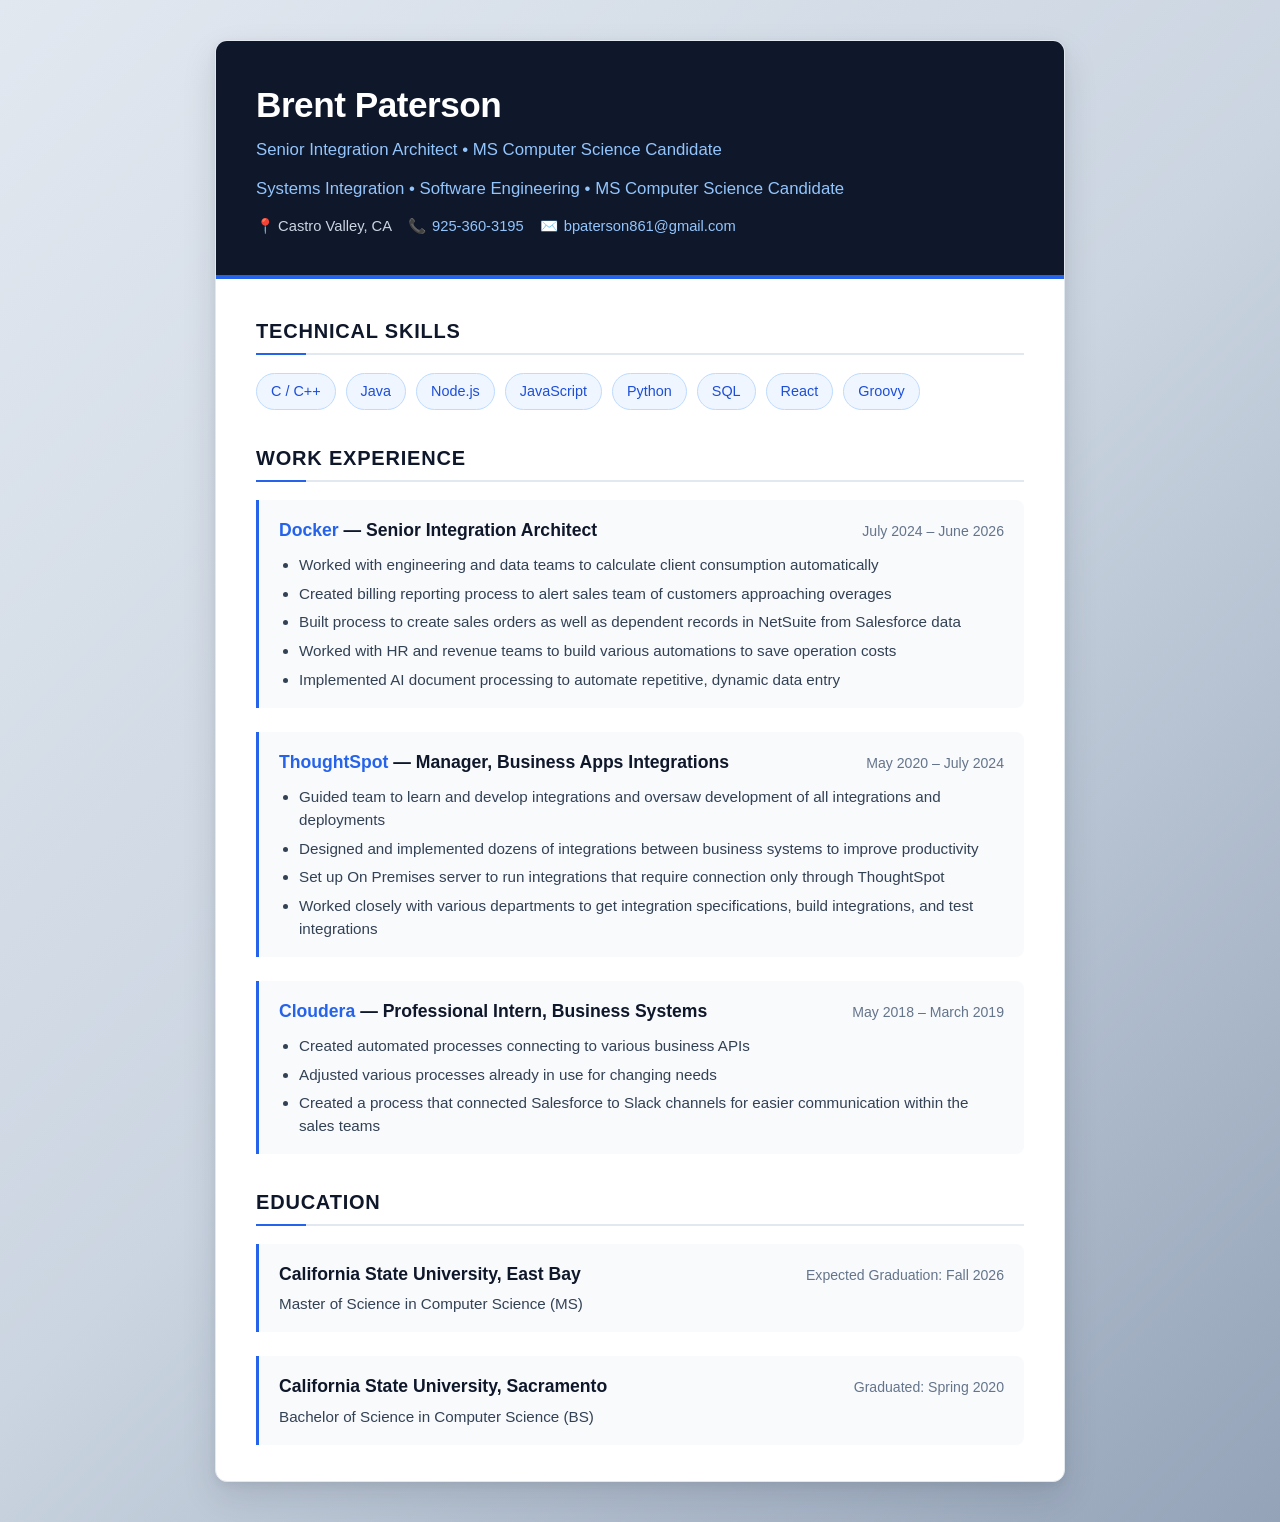
<file: resume.html>
<!DOCTYPE html>
<html lang="en">
<head>
  <meta charset="UTF-8" />
  <meta name="viewport" content="width=device-width, initial-scale=1.0" />
  <title>Brent Paterson - Resume</title>
  <style>
    /* CSS Reset & Box Sizing */
    *, *::before, *::after {
      box-sizing: border-box;
      margin: 0;
      padding: 0;
    }

    /* Body Styling - Nicely colored with subtle modern gradient */
    body {
      background: linear-gradient(135deg, #e2e8f0 0%, #cbd5e1 50%, #94a3b8 100%);
      min-height: 100vh;
      font-family: -apple-system, BlinkMacSystemFont, "Segoe UI", Roboto, "Helvetica Neue", Arial, sans-serif;
      color: #1e293b;
      line-height: 1.6;
      padding: 40px 20px;
    }

    /* Main Resume Container - Card Layout */
    .resume-container {
      max-width: 850px;
      margin: 0 auto;
      background: #ffffff;
      border-radius: 12px;
      box-shadow: 0 15px 35px rgba(15, 23, 42, 0.12), 0 3px 10px rgba(15, 23, 42, 0.06);
      overflow: hidden;
      border: 1px solid #e2e8f0;
    }

    /* Top Header Section */
    .header-section {
      background: #0f172a;
      color: #ffffff;
      padding: 36px 40px;
      border-bottom: 4px solid #2563eb;
    }

    /* Header Info */
    .header-details {
      width: 100%;
    }

    .header-details h1 {
      font-size: 2.2rem;
      font-weight: 700;
      letter-spacing: -0.5px;
      margin-bottom: 4px;
      color: #ffffff;
    }

    .header-details .subtitle {
      font-size: 1.05rem;
      font-weight: 500;
      color: #93c5fd;
      margin-bottom: 12px;
    }

    .contact-links {
      display: flex;
      flex-wrap: wrap;
      gap: 16px;
      font-size: 0.92rem;
      color: #cbd5e1;
    }

    .contact-links a {
      color: #93c5fd;
      text-decoration: none;
      transition: color 0.2s ease;
    }

    .contact-links a:hover {
      color: #ffffff;
      text-decoration: underline;
    }

    .contact-item {
      display: inline-flex;
      align-items: center;
      gap: 6px;
    }

    /* Main Content Body */
    .content-body {
      padding: 36px 40px;
      display: flex;
      flex-direction: column;
      gap: 32px;
    }

    /* Section Headings */
    .section-title {
      font-size: 1.25rem;
      font-weight: 700;
      color: #0f172a;
      text-transform: uppercase;
      letter-spacing: 0.8px;
      border-bottom: 2px solid #e2e8f0;
      padding-bottom: 6px;
      margin-bottom: 18px;
      position: relative;
    }

    .section-title::after {
      content: "";
      position: absolute;
      bottom: -2px;
      left: 0;
      width: 50px;
      height: 2px;
      background-color: #2563eb;
    }

    /* Skills Badges */
    .skills-grid {
      display: flex;
      flex-wrap: wrap;
      gap: 10px;
    }

    .skill-badge {
      background-color: #eff6ff;
      color: #1d4ed8;
      border: 1px solid #bfdbfe;
      font-size: 0.9rem;
      font-weight: 500;
      padding: 6px 14px;
      border-radius: 9999px;
      display: inline-block;
      transition: all 0.2s ease;
    }

    .skill-badge:hover {
      background-color: #dbeafe;
      border-color: #93c5fd;
    }

    /* Work Experience & Education Items */
    .timeline-list {
      display: flex;
      flex-direction: column;
      gap: 24px;
    }

    .item-card {
      background: #f8fafc;
      border-left: 3px solid #2563eb;
      border-radius: 0 8px 8px 0;
      padding: 16px 20px;
      transition: box-shadow 0.2s ease;
    }

    .item-card:hover {
      box-shadow: 0 4px 12px rgba(0, 0, 0, 0.04);
    }

    .item-header {
      display: flex;
      justify-content: space-between;
      align-items: baseline;
      flex-wrap: wrap;
      gap: 8px;
      margin-bottom: 4px;
    }

    .item-title {
      font-size: 1.1rem;
      font-weight: 600;
      color: #0f172a;
    }

    .item-company {
      color: #2563eb;
      font-weight: 600;
    }

    .item-date {
      font-size: 0.88rem;
      font-weight: 500;
      color: #64748b;
      white-space: nowrap;
    }

    .bullet-list {
      margin-top: 10px;
      padding-left: 20px;
      color: #334155;
    }

    .bullet-list li {
      margin-bottom: 6px;
      font-size: 0.95rem;
      line-height: 1.5;
    }

    .bullet-list li:last-child {
      margin-bottom: 0;
    }

    /* Education Specific */
    .degree-info {
      font-size: 0.95rem;
      color: #334155;
      margin-top: 4px;
    }

    /* Responsive Adjustments */
    @media (max-width: 650px) {
      body {
        padding: 16px 8px;
      }

      .header-section {
        padding: 28px 20px;
      }

      .contact-links {
        justify-content: center;
      }

      .content-body {
        padding: 24px 18px;
      }

      .item-header {
        flex-direction: column;
        align-items: flex-start;
      }
    }

    /* Print Optimization */
    @media print {
      body {
        background: #ffffff;
        padding: 0;
      }
      .resume-container {
        box-shadow: none;
        border: none;
        max-width: 100%;
      }
      .header-section {
        background: #1e293b !important;
        -webkit-print-color-adjust: exact;
        print-color-adjust: exact;
      }
    }
  </style>
</head>
<body>

  <!-- Main Container -->
  <div class="resume-container">

    <!-- Header Section -->
    <header class="header-section">
      <div class="header-details">
        <h1>Brent Paterson</h1>
        <div class="subtitle">Senior Integration Architect &bull; MS Computer Science Candidate</div>
        <div class="subtitle">Systems Integration &bull; Software Engineering &bull; MS Computer Science Candidate</div>
        <div class="contact-links">
          <span class="contact-item">
            📍 Castro Valley, CA
          </span>
          <span class="contact-item">
            📞 <a href="tel:9253603195">925-360-3195</a>
          </span>
          <span class="contact-item">
            ✉️ <a href="mailto:bpaterson861@gmail.com">bpaterson861@gmail.com</a>
          </span>
        </div>
      </div>
    </header>

    <!-- Main Content Area -->
    <main class="content-body">

      <!-- Skills Section -->
      <div class="section-block">
        <h2 class="section-title">Technical Skills</h2>
        <div class="skills-grid">
          <span class="skill-badge">C / C++</span>
          <span class="skill-badge">Java</span>
          <span class="skill-badge">Node.js</span>
          <span class="skill-badge">JavaScript</span>
          <span class="skill-badge">Python</span>
          <span class="skill-badge">SQL</span>
          <span class="skill-badge">React</span>
          <span class="skill-badge">Groovy</span>
        </div>
      </div>

      <!-- Work Experience Section -->
      <div class="section-block">
        <h2 class="section-title">Work Experience</h2>
        <div class="timeline-list">

          <!-- Docker -->
          <div class="item-card">
            <div class="item-header">
              <span class="item-title"><span class="item-company">Docker</span> &mdash; Senior Integration Architect</span>
              <span class="item-date">July 2024 &ndash; June 2026</span>
            </div>
            <ul class="bullet-list">
              <li>Worked with engineering and data teams to calculate client consumption automatically</li>
              <li>Created billing reporting process to alert sales team of customers approaching overages</li>
              <li>Built process to create sales orders as well as dependent records in NetSuite from Salesforce data</li>
              <li>Worked with HR and revenue teams to build various automations to save operation costs</li>
              <li>Implemented AI document processing to automate repetitive, dynamic data entry</li>
            </ul>
          </div>

          <!-- ThoughtSpot -->
          <div class="item-card">
            <div class="item-header">
              <span class="item-title"><span class="item-company">ThoughtSpot</span> &mdash; Manager, Business Apps Integrations</span>
              <span class="item-date">May 2020 &ndash; July 2024</span>
            </div>
            <ul class="bullet-list">
              <li>Guided team to learn and develop integrations and oversaw development of all integrations and deployments</li>
              <li>Designed and implemented dozens of integrations between business systems to improve productivity</li>
              <li>Set up On Premises server to run integrations that require connection only through ThoughtSpot</li>
              <li>Worked closely with various departments to get integration specifications, build integrations, and test integrations</li>
            </ul>
          </div>

          <!-- Cloudera -->
          <div class="item-card">
            <div class="item-header">
              <span class="item-title"><span class="item-company">Cloudera</span> &mdash; Professional Intern, Business Systems</span>
              <span class="item-date">May 2018 &ndash; March 2019</span>
            </div>
            <ul class="bullet-list">
              <li>Created automated processes connecting to various business APIs</li>
              <li>Adjusted various processes already in use for changing needs</li>
              <li>Created a process that connected Salesforce to Slack channels for easier communication within the sales teams</li>
            </ul>
          </div>

        </div>
      </div>

      <!-- Education Section -->
      <div class="section-block">
        <h2 class="section-title">Education</h2>
        <div class="timeline-list">

          <!-- CSUEB -->
          <div class="item-card">
            <div class="item-header">
              <span class="item-title">California State University, East Bay</span>
              <span class="item-date">Expected Graduation: Fall 2026</span>
            </div>
            <div class="degree-info">Master of Science in Computer Science (MS)</div>
          </div>

          <!-- CSUS -->
          <div class="item-card">
            <div class="item-header">
              <span class="item-title">California State University, Sacramento</span>
              <span class="item-date">Graduated: Spring 2020</span>
            </div>
            <div class="degree-info">Bachelor of Science in Computer Science (BS)</div>
          </div>

        </div>
      </div>

    </main>

  </div>

</body>
</html>
</file>
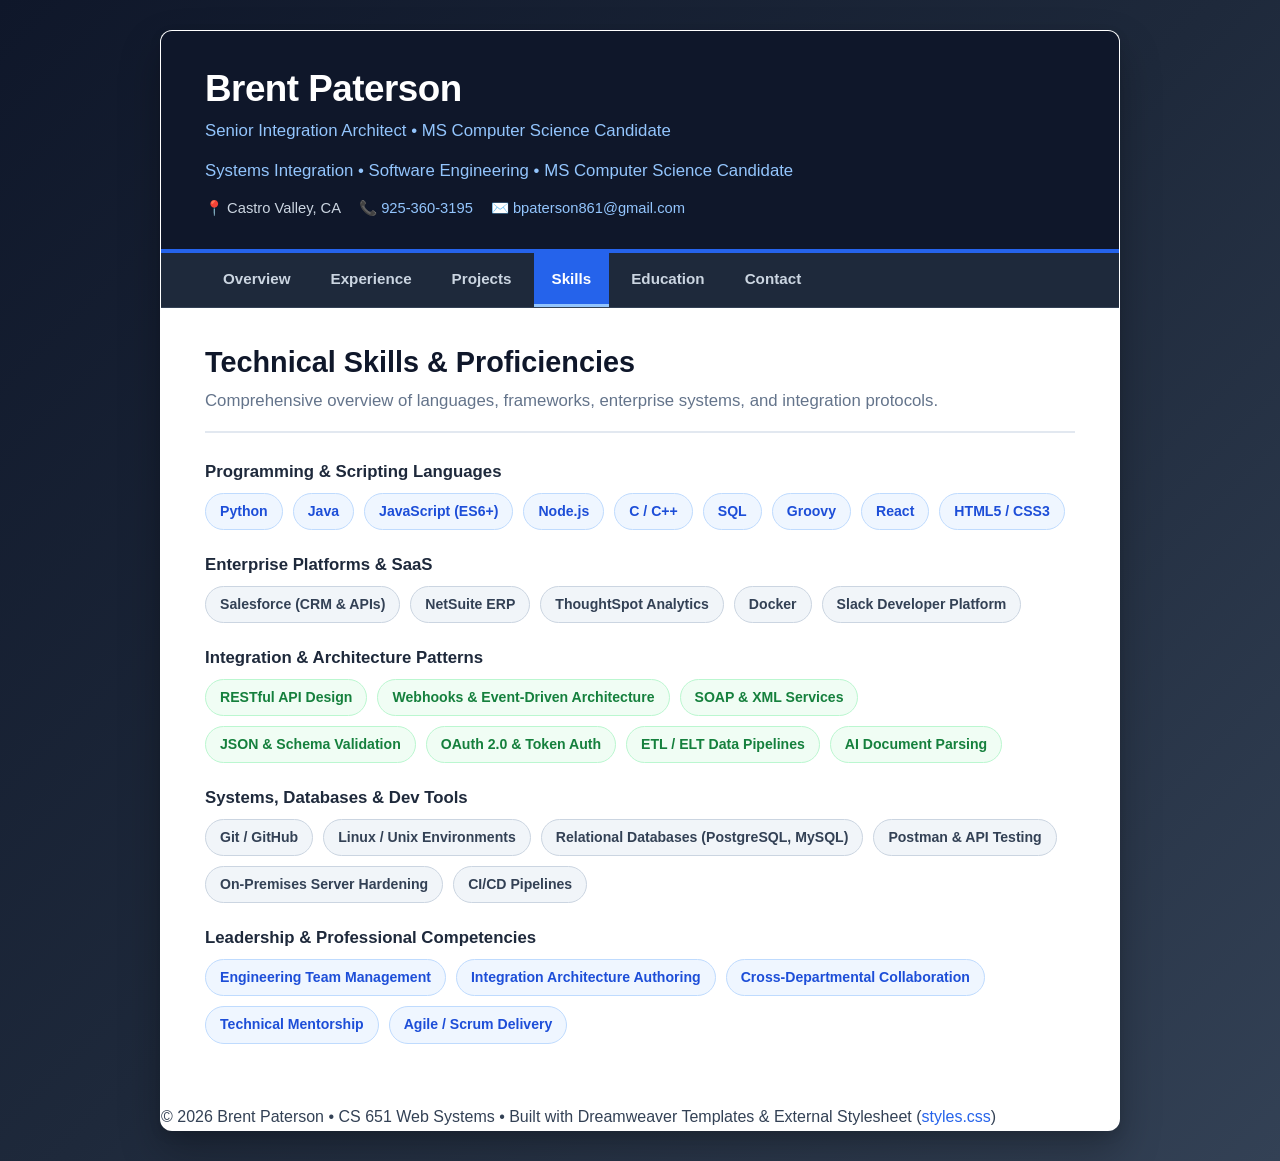
<file: skills.html>
<!DOCTYPE html>
<html lang="en">
<!-- InstanceBegin template="/Templates/resume-template.dwt" codeOutsideHTMLIsLocked="false" -->
<head>
  <meta charset="UTF-8" />
  <meta name="viewport" content="width=device-width, initial-scale=1.0" />
  <!-- InstanceBeginEditable name="doctitle" -->
  <title>Brent Paterson - Technical Skills &amp; Competencies</title>
  <!-- InstanceEndEditable -->
  <link rel="stylesheet" href="styles.css" />
  <!-- InstanceBeginEditable name="head" -->
  <!-- InstanceEndEditable -->
</head>
<body>

  <!-- Main Site Container (Named Style: .resume-wrapper) -->
  <div class="resume-wrapper">

    <!-- Global Header (No Photo Layout) -->
    <header class="site-header">
      <div class="header-main">
        <h1 class="header-name"><a href="index.html">Brent Paterson</a></h1>
        <p class="header-tagline">Senior Integration Architect &bull; MS Computer Science Candidate</p>
        <p class="header-tagline">Systems Integration &bull; Software Engineering &bull; MS Computer Science Candidate</p>
        <div class="header-contact-bar">
          <span>📍 Castro Valley, CA</span>
          <span>📞 <a href="tel:9253603195">925-360-3195</a></span>
          <span>✉️ <a href="mailto:bpaterson861@gmail.com">bpaterson861@gmail.com</a></span>
        </div>
      </div>
    </header>

    <!-- Global Navigation Bar (Named Style: .site-nav) -->
    <nav class="site-nav" aria-label="Main Navigation">
      <!-- InstanceBeginEditable name="Navigation" -->
      <ul class="nav-list">
        <li class="nav-item"><a href="index.html" class="nav-link">Overview</a></li>
        <li class="nav-item"><a href="experience.html" class="nav-link">Experience</a></li>
        <li class="nav-item"><a href="projects.html" class="nav-link">Projects</a></li>
        <li class="nav-item"><a href="skills.html" class="nav-link active">Skills</a></li>
        <li class="nav-item"><a href="education.html" class="nav-link">Education</a></li>
        <li class="nav-item"><a href="contact.html" class="nav-link">Contact</a></li>
      </ul>
      <!-- InstanceEndEditable -->
    </nav>

    <!-- Main Content Region -->
    <main class="site-content">
      <!-- InstanceBeginEditable name="MainContent" -->
      <div class="page-title-box">
        <h2 class="page-title">Technical Skills &amp; Proficiencies</h2>
        <p class="page-description">Comprehensive overview of languages, frameworks, enterprise systems, and integration protocols.</p>
      </div>

      <div class="skills-category">
        <h3 class="category-label">Programming &amp; Scripting Languages</h3>
        <div class="badge-cloud">
          <span class="badge badge-blue">Python</span>
          <span class="badge badge-blue">Java</span>
          <span class="badge badge-blue">JavaScript (ES6+)</span>
          <span class="badge badge-blue">Node.js</span>
          <span class="badge badge-blue">C / C++</span>
          <span class="badge badge-blue">SQL</span>
          <span class="badge badge-blue">Groovy</span>
          <span class="badge badge-blue">React</span>
          <span class="badge badge-blue">HTML5 / CSS3</span>
        </div>
      </div>

      <div class="skills-category">
        <h3 class="category-label">Enterprise Platforms &amp; SaaS</h3>
        <div class="badge-cloud">
          <span class="badge badge-slate">Salesforce (CRM &amp; APIs)</span>
          <span class="badge badge-slate">NetSuite ERP</span>
          <span class="badge badge-slate">ThoughtSpot Analytics</span>
          <span class="badge badge-slate">Docker</span>
          <span class="badge badge-slate">Slack Developer Platform</span>
        </div>
      </div>

      <div class="skills-category">
        <h3 class="category-label">Integration &amp; Architecture Patterns</h3>
        <div class="badge-cloud">
          <span class="badge badge-teal">RESTful API Design</span>
          <span class="badge badge-teal">Webhooks &amp; Event-Driven Architecture</span>
          <span class="badge badge-teal">SOAP &amp; XML Services</span>
          <span class="badge badge-teal">JSON &amp; Schema Validation</span>
          <span class="badge badge-teal">OAuth 2.0 &amp; Token Auth</span>
          <span class="badge badge-teal">ETL / ELT Data Pipelines</span>
          <span class="badge badge-teal">AI Document Parsing</span>
        </div>
      </div>

      <div class="skills-category">
        <h3 class="category-label">Systems, Databases &amp; Dev Tools</h3>
        <div class="badge-cloud">
          <span class="badge badge-slate">Git / GitHub</span>
          <span class="badge badge-slate">Linux / Unix Environments</span>
          <span class="badge badge-slate">Relational Databases (PostgreSQL, MySQL)</span>
          <span class="badge badge-slate">Postman &amp; API Testing</span>
          <span class="badge badge-slate">On-Premises Server Hardening</span>
          <span class="badge badge-slate">CI/CD Pipelines</span>
        </div>
      </div>

      <div class="skills-category">
        <h3 class="category-label">Leadership &amp; Professional Competencies</h3>
        <div class="badge-cloud">
          <span class="badge badge-blue">Engineering Team Management</span>
          <span class="badge badge-blue">Integration Architecture Authoring</span>
          <span class="badge badge-blue">Cross-Departmental Collaboration</span>
          <span class="badge badge-blue">Technical Mentorship</span>
          <span class="badge badge-blue">Agile / Scrum Delivery</span>
        </div>
      </div>
      <!-- InstanceEndEditable -->
    </main>

    <!-- Global Footer (Named Style: .site-footer) -->
    <footer class="site-footer">
      <p>&copy; 2026 Brent Paterson &bull; CS 651 Web Systems &bull; Built with Dreamweaver Templates &amp; External Stylesheet (<a href="styles.css">styles.css</a>)</p>
    </footer>

  </div>

</body>
<!-- InstanceEnd -->
</html>
</file>
<file: styles.css>
/* ==========================================================================
   Brent Paterson - Portfolio & Resume Stylesheet (styles.css)
   Course: CS 651 Web Systems
   Covers: Tag Styles (element defaults) & Named Styles (CSS Classes)
   ========================================================================== */

/* --------------------------------------------------------------------------
   1. HTML TAG STYLES (Element Level Selectors)
   -------------------------------------------------------------------------- */
*, *::before, *::after {
  box-sizing: border-box;
  margin: 0;
  padding: 0;
}

html {
  font-size: 16px;
  scroll-behavior: smooth;
}

body {
  background: linear-gradient(135deg, #0f172a 0%, #1e293b 50%, #334155 100%);
  min-height: 100vh;
  font-family: -apple-system, BlinkMacSystemFont, "Segoe UI", Roboto, "Helvetica Neue", Arial, sans-serif;
  color: #1e293b;
  line-height: 1.65;
  padding: 30px 16px;
}

h1, h2, h3, h4, h5, h6 {
  color: #0f172a;
  font-weight: 700;
  line-height: 1.3;
}

h1 {
  font-size: 2.2rem;
  letter-spacing: -0.5px;
}

h2 {
  font-size: 1.4rem;
  margin-bottom: 12px;
}

h3 {
  font-size: 1.15rem;
  margin-bottom: 6px;
}

p {
  margin-bottom: 14px;
  color: #334155;
}

p:last-child {
  margin-bottom: 0;
}

a {
  color: #2563eb;
  text-decoration: none;
  transition: color 0.2s ease, text-decoration 0.2s ease;
}

a:hover {
  color: #1d4ed8;
  text-decoration: underline;
}

ul, ol {
  margin-left: 20px;
  margin-bottom: 14px;
}

li {
  margin-bottom: 6px;
  color: #334155;
}

li:last-child {
  margin-bottom: 0;
}

hr {
  border: none;
  border-top: 1px solid #e2e8f0;
  margin: 24px 0;
}

button, input, textarea {
  font-family: inherit;
  font-size: 1rem;
}

/* --------------------------------------------------------------------------
   2. NAMED STYLES: Layout Containers
   -------------------------------------------------------------------------- */
.resume-wrapper {
  max-width: 960px;
  margin: 0 auto;
  background: #ffffff;
  border-radius: 12px;
  box-shadow: 0 20px 40px rgba(0, 0, 0, 0.25), 0 4px 12px rgba(0, 0, 0, 0.1);
  overflow: hidden;
  border: 1px solid rgba(255, 255, 255, 0.1);
  display: flex;
  flex-direction: column;
}

.site-content {
  padding: 36px 44px;
  flex-grow: 1;
}

/* --------------------------------------------------------------------------
   3. NAMED STYLES: Header (No Photo Layout)
   -------------------------------------------------------------------------- */
.site-header {
  background: #0f172a;
  color: #ffffff;
  padding: 34px 44px 28px;
  border-bottom: 4px solid #2563eb;
}

.header-main {
  width: 100%;
}

.header-name {
  color: #ffffff;
  font-size: 2.3rem;
  font-weight: 800;
  letter-spacing: -0.5px;
  margin-bottom: 4px;
}

.header-name a {
  color: #ffffff;
  text-decoration: none;
}

.header-name a:hover {
  color: #93c5fd;
  text-decoration: none;
}

.header-tagline {
  color: #93c5fd;
  font-size: 1.05rem;
  font-weight: 500;
  margin-bottom: 12px;
}

.header-contact-bar {
  display: flex;
  flex-wrap: wrap;
  gap: 18px;
  font-size: 0.92rem;
  color: #cbd5e1;
}

.header-contact-bar a {
  color: #93c5fd;
}

.header-contact-bar a:hover {
  color: #ffffff;
}

/* --------------------------------------------------------------------------
   4. NAMED STYLES: Navigation Bar
   -------------------------------------------------------------------------- */
.site-nav {
  background: #1e293b;
  border-bottom: 1px solid #334155;
  padding: 0 44px;
}

.nav-list {
  list-style: none;
  margin: 0;
  padding: 0;
  display: flex;
  flex-wrap: wrap;
  gap: 4px;
}

.nav-item {
  margin: 0;
}

.nav-link {
  display: inline-block;
  padding: 13px 18px;
  color: #cbd5e1;
  font-size: 0.95rem;
  font-weight: 600;
  text-decoration: none;
  border-bottom: 3px solid transparent;
  transition: all 0.2s ease;
}

.nav-link:hover {
  color: #ffffff;
  background-color: rgba(255, 255, 255, 0.05);
  text-decoration: none;
  border-bottom-color: #60a5fa;
}

.nav-link.active {
  color: #ffffff;
  background-color: #2563eb;
  border-bottom-color: #93c5fd;
}

/* --------------------------------------------------------------------------
   5. NAMED STYLES: Typography & Section Formatting
   -------------------------------------------------------------------------- */
.page-title-box {
  margin-bottom: 28px;
  padding-bottom: 16px;
  border-bottom: 2px solid #e2e8f0;
}

.page-title {
  font-size: 1.8rem;
  color: #0f172a;
  font-weight: 800;
  margin-bottom: 6px;
}

.page-description {
  font-size: 1.05rem;
  color: #64748b;
  margin-bottom: 0;
}

.section-title {
  font-size: 1.25rem;
  font-weight: 700;
  color: #0f172a;
  text-transform: uppercase;
  letter-spacing: 0.6px;
  border-bottom: 2px solid #e2e8f0;
  padding-bottom: 6px;
  margin-top: 28px;
  margin-bottom: 18px;
  position: relative;
}

.section-title::after {
  content: "";
  position: absolute;
  bottom: -2px;
  left: 0;
  width: 50px;
  height: 2px;
  background-color: #2563eb;
}

.lead-text {
  font-size: 1.12rem;
  line-height: 1.7;
  color: #334155;
  margin-bottom: 18px;
}

/* --------------------------------------------------------------------------
   6. NAMED STYLES: Reusable Cards & Grids
   -------------------------------------------------------------------------- */
.card-stack {
  display: flex;
  flex-direction: column;
  gap: 22px;
}

.content-card {
  background: #f8fafc;
  border-radius: 8px;
  border: 1px solid #e2e8f0;
  border-left: 4px solid #2563eb;
  padding: 20px 24px;
  transition: transform 0.15s ease, box-shadow 0.15s ease;
}

.content-card:hover {
  transform: translateY(-2px);
  box-shadow: 0 8px 18px rgba(15, 23, 42, 0.06);
}

.card-top {
  display: flex;
  justify-content: space-between;
  align-items: baseline;
  flex-wrap: wrap;
  gap: 8px;
  margin-bottom: 6px;
}

.card-title {
  font-size: 1.15rem;
  font-weight: 700;
  color: #0f172a;
  margin-bottom: 0;
}

.company-highlight {
  color: #2563eb;
  font-weight: 700;
}

.date-pill {
  font-size: 0.85rem;
  font-weight: 600;
  color: #475569;
  background: #e2e8f0;
  padding: 3px 10px;
  border-radius: 9999px;
  white-space: nowrap;
}

.card-subtitle {
  font-size: 0.95rem;
  color: #64748b;
  font-weight: 500;
  margin-bottom: 12px;
}

/* --------------------------------------------------------------------------
   7. NAMED STYLES: Stats & Highlights
   -------------------------------------------------------------------------- */
.stats-grid {
  display: grid;
  grid-template-columns: repeat(auto-fit, minmax(200px, 1fr));
  gap: 16px;
  margin: 24px 0 32px;
}

.stat-box {
  background: #eff6ff;
  border: 1px solid #bfdbfe;
  border-radius: 8px;
  padding: 18px 20px;
  text-align: center;
}

.stat-number {
  font-size: 1.8rem;
  font-weight: 800;
  color: #1d4ed8;
  display: block;
}

.stat-label {
  font-size: 0.88rem;
  font-weight: 600;
  color: #3b82f6;
  text-transform: uppercase;
  letter-spacing: 0.5px;
}

/* --------------------------------------------------------------------------
   8. NAMED STYLES: Skills & Badges
   -------------------------------------------------------------------------- */
.skills-category {
  margin-bottom: 24px;
}

.category-label {
  font-size: 1.05rem;
  font-weight: 700;
  color: #1e293b;
  margin-bottom: 10px;
}

.badge-cloud {
  display: flex;
  flex-wrap: wrap;
  gap: 10px;
  margin-bottom: 16px;
}

.badge {
  display: inline-block;
  padding: 6px 14px;
  border-radius: 9999px;
  font-size: 0.88rem;
  font-weight: 600;
  transition: all 0.2s ease;
}

.badge-blue {
  background-color: #eff6ff;
  color: #1d4ed8;
  border: 1px solid #bfdbfe;
}

.badge-blue:hover {
  background-color: #dbeafe;
}

.badge-slate {
  background-color: #f1f5f9;
  color: #334155;
  border: 1px solid #cbd5e1;
}

.badge-slate:hover {
  background-color: #e2e8f0;
}

.badge-teal {
  background-color: #f0fdf4;
  color: #15803d;
  border: 1px solid #bbf7d0;
}

.badge-teal:hover {
  background-color: #dcfce7;
}

/* --------------------------------------------------------------------------
   9. NAMED STYLES: Contact Page & Form Controls
   9. NAMED STYLES: Contact Page
   -------------------------------------------------------------------------- */
.contact-layout {
.contact-grid {
  display: grid;
  grid-template-columns: 1fr 1.2fr;
  gap: 32px;
  grid-template-columns: repeat(auto-fit, minmax(280px, 1fr));
  gap: 20px;
  margin-top: 10px;
}

.contact-info-list {
  display: flex;
  flex-direction: column;
  gap: 16px;
}

.info-box {
  background: #f8fafc;
  border: 1px solid #e2e8f0;
  border-left: 4px solid #2563eb;
  border-radius: 8px;
  padding: 16px;
  padding: 22px 24px;
  transition: transform 0.15s ease, box-shadow 0.15s ease;
}

.info-box:hover {
  transform: translateY(-2px);
  box-shadow: 0 8px 18px rgba(15, 23, 42, 0.06);
}

.info-box-title {
  font-weight: 700;
  font-size: 0.95rem;
  font-size: 1rem;
  color: #0f172a;
  margin-bottom: 4px;
  margin-bottom: 6px;
  display: flex;
  align-items: center;
  gap: 8px;
}

.info-box-value {
  color: #2563eb;
  font-weight: 500;
  font-size: 1rem;
}

.contact-form {
  background: #f8fafc;
  border: 1px solid #e2e8f0;
  border-radius: 8px;
  padding: 24px;
}

.form-group {
  margin-bottom: 16px;
}

.form-label {
  display: block;
  font-weight: 600;
  font-size: 0.9rem;
  color: #334155;
  margin-bottom: 6px;
  font-size: 1.05rem;
}

.form-control {
  width: 100%;
  padding: 10px 14px;
  border: 1px solid #cbd5e1;
  border-radius: 6px;
  background: #ffffff;
  color: #0f172a;
  outline: none;
  transition: border-color 0.2s ease, box-shadow 0.2s ease;
}

.form-control:focus {
  border-color: #2563eb;
  box-shadow: 0 0 0 3px rgba(37, 99, 235, 0.15);
}

.btn-primary {
  display: inline-block;
  background: #2563eb;
  color: #ffffff;
  padding: 10px 22px;
  border-radius: 6px;
.info-box-value a {
  color: #2563eb;
  font-weight: 600;
  border: none;
  cursor: pointer;
  transition: background 0.2s ease, transform 0.1s ease;
}

.btn-primary:hover {
  background: #1d4ed8;
  color: #ffffff;
  text-decoration: none;
.info-box-value a:hover {
  color: #1d4ed8;
}

.btn-primary:active {
  transform: scale(0.98);
}

/* --------------------------------------------------------------------------
   10. NAMED STYLES: Footer
   -------------------------------------------------------------------------- */
.site-footer {
  background: #0f172a;
  color: #94a3b8;
  text-align: center;
  padding: 22px 30px;
  font-size: 0.88rem;
  border-top: 1px solid #334155;
}

.site-footer p {
  color: #94a3b8;
}

.site-footer a {
  color: #93c5fd;
}

/* --------------------------------------------------------------------------
   11. RESPONSIVE MEDIA QUERIES
   -------------------------------------------------------------------------- */
@media (max-width: 768px) {
  body {
    padding: 12px 6px;
  }

  .site-header {
    padding: 24px 20px;
  }

  .site-nav {
    padding: 0 10px;
  }

  .nav-list {
    justify-content: center;
  }

  .nav-link {
    padding: 10px 12px;
    font-size: 0.88rem;
  }

  .site-content {
    padding: 24px 20px;
  }

  .contact-layout {
    grid-template-columns: 1fr;
  }

  .card-top {
    flex-direction: column;
    align-items: flex-start;
  }
}

/* --------------------------------------------------------------------------
   12. PRINT STYLES
   -------------------------------------------------------------------------- */
@media print {
  body {
    background: #ffffff;
    padding: 0;
  }

  .resume-wrapper {
    box-shadow: none;
    border: none;
    max-width: 100%;
  }

  .site-nav, .contact-form, .btn-primary {
    display: none;
  }

  .site-header {
    background: #1e293b !important;
    -webkit-print-color-adjust: exact;
    print-color-adjust: exact;
  }

  .content-card {
    border-left: 3px solid #334155 !important;
    break-inside: avoid;
  }
}
</file>
